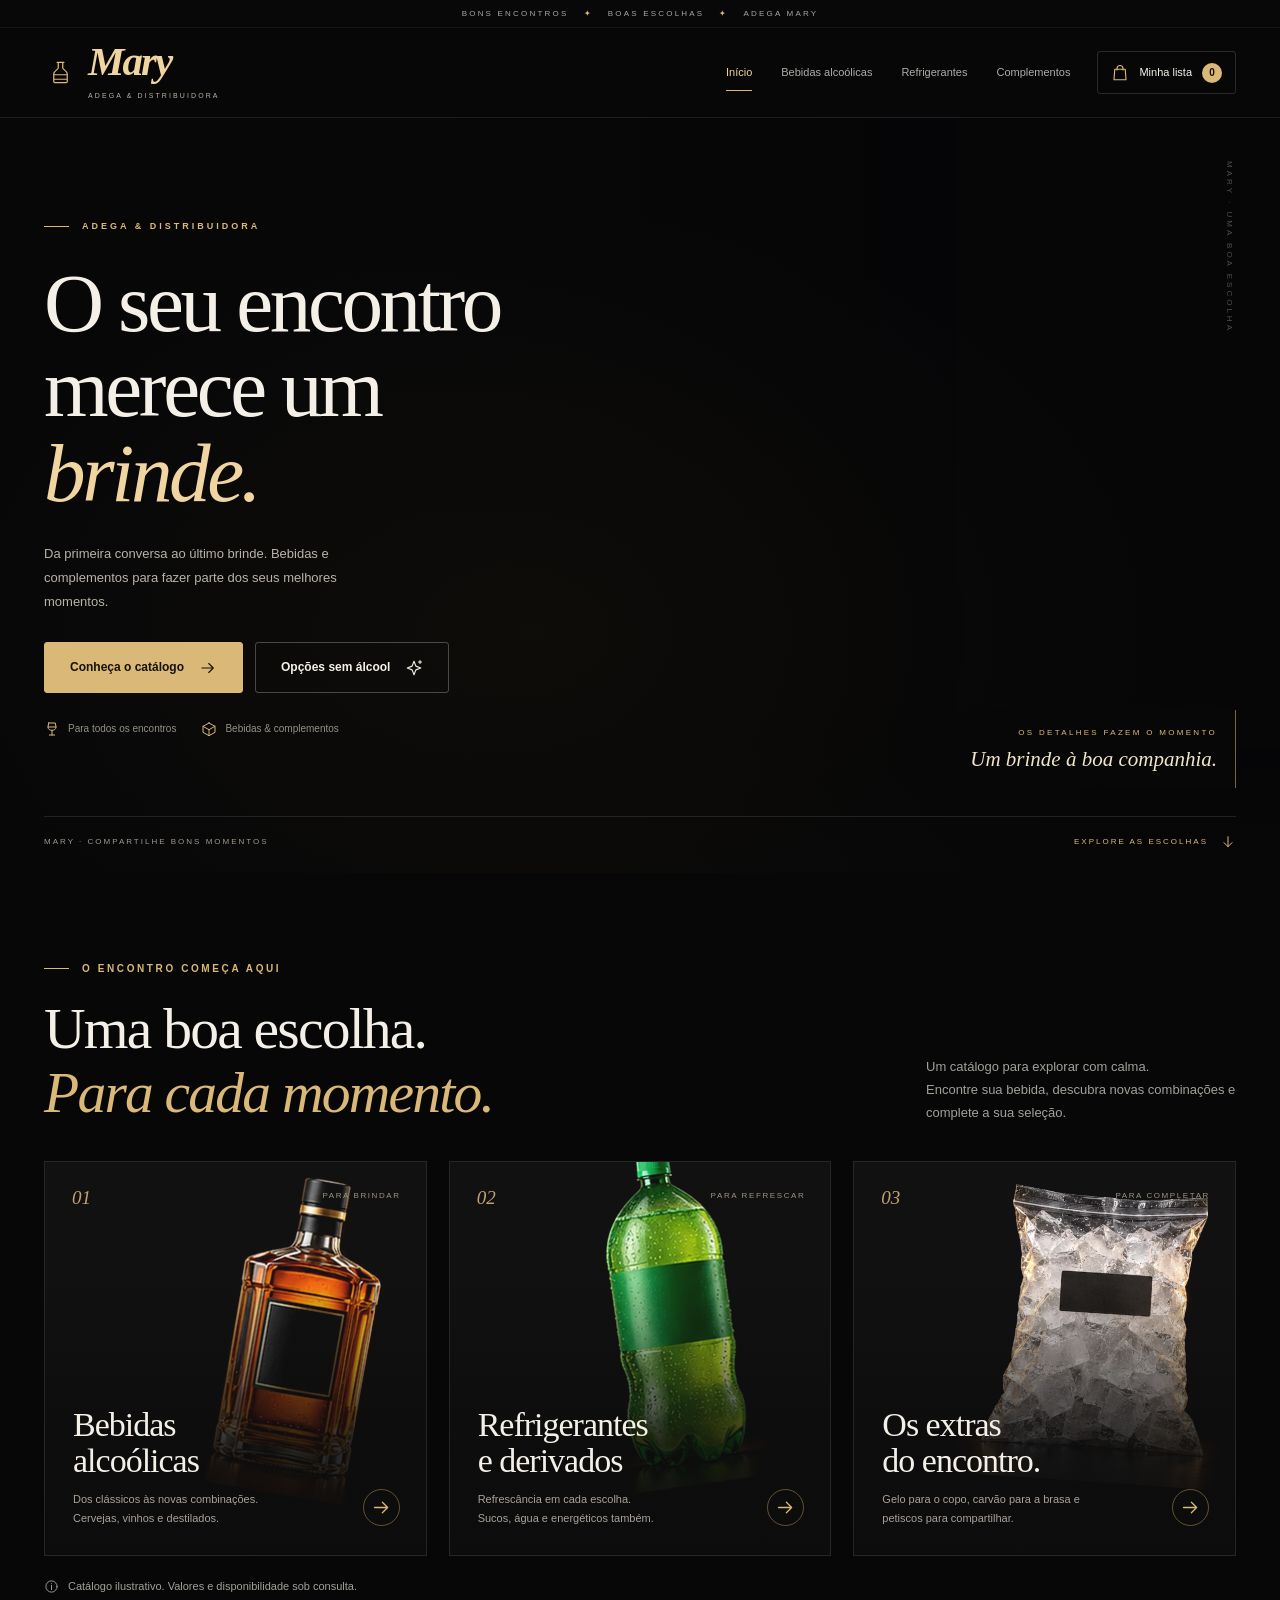
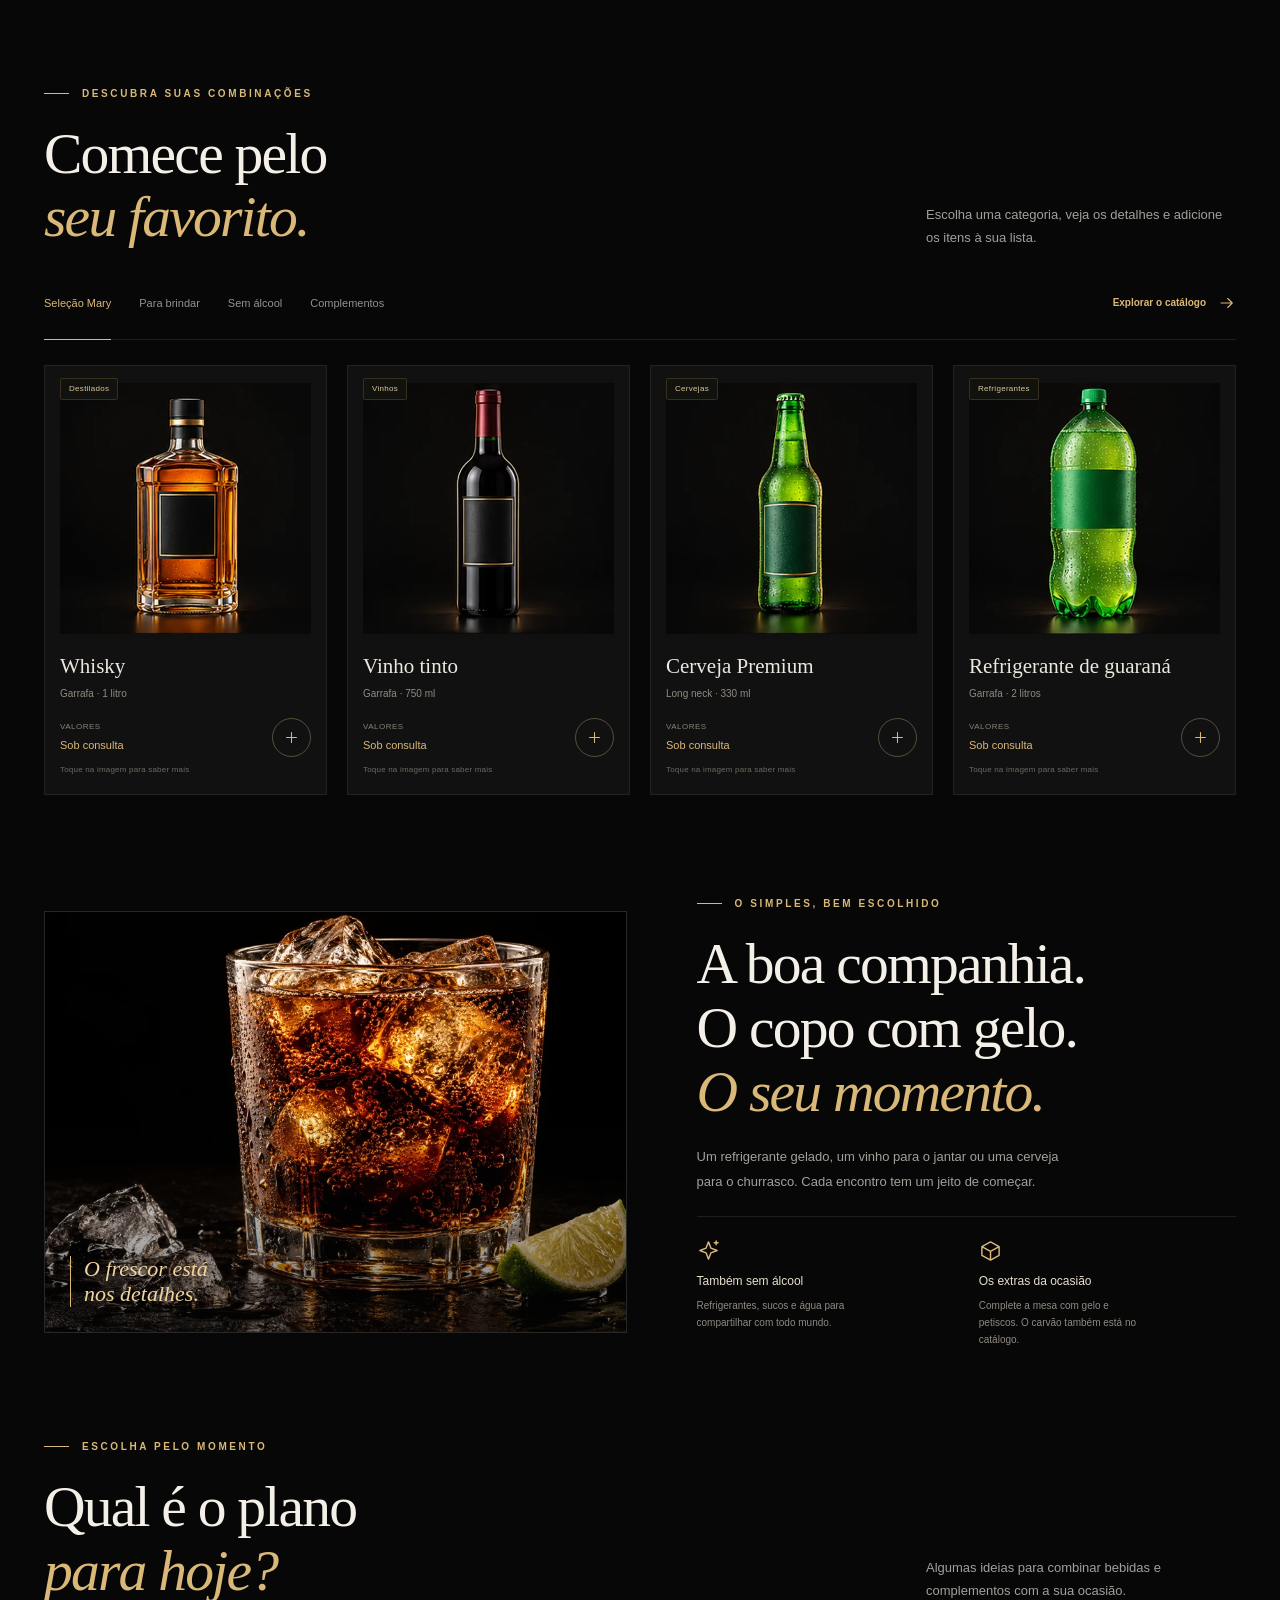
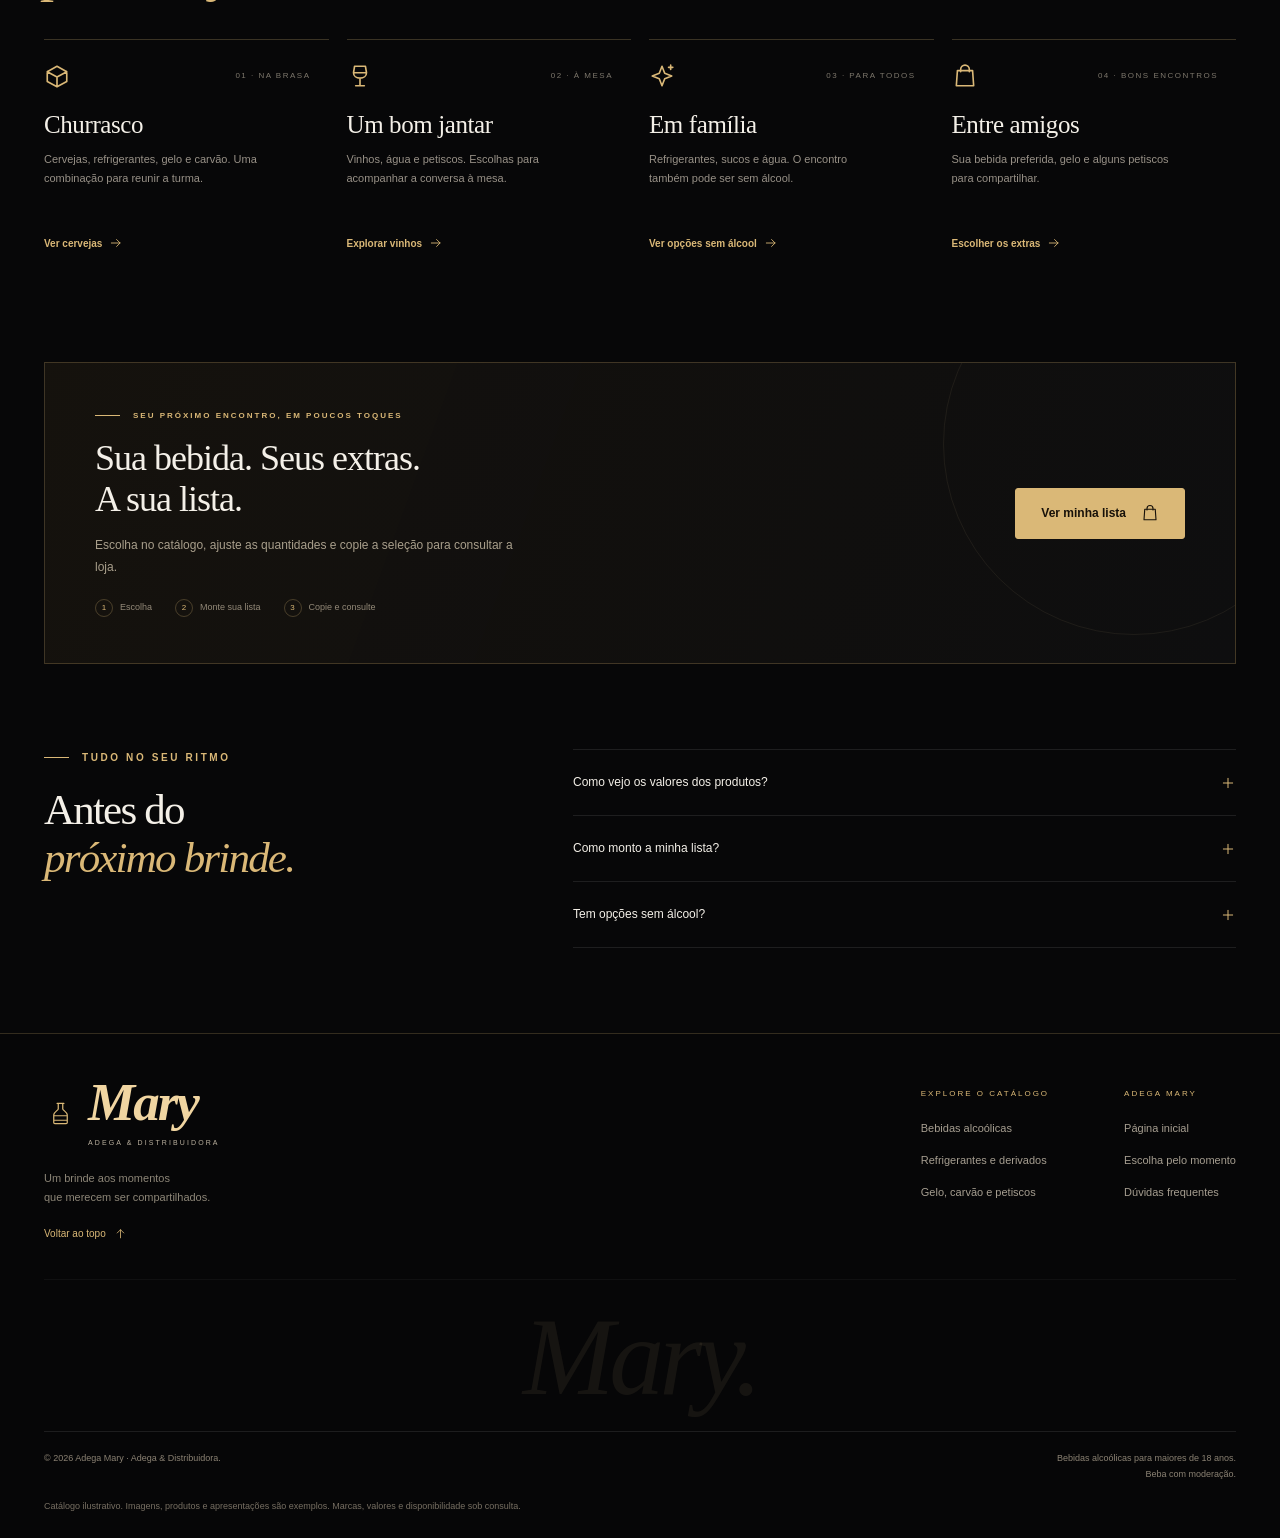
<file: docs/index.html>
<!doctype html>
<html lang="pt-BR"><head><meta charset="UTF-8"><meta name="viewport" content="width=device-width,initial-scale=1,viewport-fit=cover"><meta name="theme-color" content="#070708"><title>Adega Mary — Bebidas para bons encontros</title><meta name="description" content="Explore a Adega Mary: bebidas alcoólicas, refrigerantes, sucos e complementos. Um catálogo para escolher suas combinações e montar sua lista."><meta property="og:title" content="Adega Mary — Bebidas para bons encontros"><meta property="og:description" content="Explore a Adega Mary: bebidas alcoólicas, refrigerantes, sucos e complementos. Um catálogo para escolher suas combinações e montar sua lista."><meta property="og:type" content="website"><meta property="og:locale" content="pt_BR"><meta property="og:url" content="https://carloszw45.github.io/adega-mary/"><meta property="og:image" content="https://carloszw45.github.io/adega-mary/assets/premium-hero.webp"><link rel="canonical" href="https://carloszw45.github.io/adega-mary/"><link rel="icon" href="assets/favicon.svg?v=2" type="image/svg+xml"><link rel="stylesheet" href="assets/premium.css?v=2"><script src="assets/catalog.js?v=2" defer></script><script type="application/ld+json">{"@context": "https://schema.org", "@type": "WebSite", "name": "Adega Mary", "url": "https://carloszw45.github.io/adega-mary", "inLanguage": "pt-BR"}</script></head>
<body data-design="premium"><div id="inicio"></div><div class="gas-background" aria-hidden="true"><span class="gas-bubble" style="--x:9%;--size:9px;--speed:39s;--delay:-13s;--drift:-35px;--alpha:0.30"></span><span class="gas-bubble" style="--x:46%;--size:16px;--speed:46s;--delay:-24s;--drift:-22px;--alpha:0.37"></span><span class="gas-bubble" style="--x:83%;--size:23px;--speed:53s;--delay:-35s;--drift:-9px;--alpha:0.44"></span><span class="gas-bubble" style="--x:20%;--size:12px;--speed:60s;--delay:-46s;--drift:4px;--alpha:0.51"></span><span class="gas-bubble" style="--x:57%;--size:35px;--speed:42s;--delay:-15s;--drift:17px;--alpha:0.58"></span><span class="gas-bubble" style="--x:94%;--size:19px;--speed:49s;--delay:-19s;--drift:30px;--alpha:0.30"></span><span class="gas-bubble" style="--x:31%;--size:8px;--speed:56s;--delay:-23s;--drift:-27px;--alpha:0.37"></span><span class="gas-bubble" style="--x:68%;--size:28px;--speed:63s;--delay:-27s;--drift:-14px;--alpha:0.44"></span><span class="gas-bubble" style="--x:5%;--size:14px;--speed:45s;--delay:-11s;--drift:-1px;--alpha:0.51"></span><span class="gas-bubble" style="--x:42%;--size:42px;--speed:52s;--delay:-8s;--drift:12px;--alpha:0.58"></span><span class="gas-bubble" style="--x:79%;--size:10px;--speed:59s;--delay:-5s;--drift:25px;--alpha:0.30"></span><span class="gas-bubble" style="--x:16%;--size:21px;--speed:41s;--delay:-11s;--drift:-32px;--alpha:0.37"></span><span class="gas-bubble" style="--x:53%;--size:9px;--speed:48s;--delay:-1s;--drift:-19px;--alpha:0.44"></span><span class="gas-bubble" style="--x:90%;--size:16px;--speed:55s;--delay:-46s;--drift:-6px;--alpha:0.51"></span><span class="gas-bubble" style="--x:27%;--size:23px;--speed:62s;--delay:-43s;--drift:7px;--alpha:0.58"></span><span class="gas-bubble" style="--x:64%;--size:12px;--speed:44s;--delay:-2s;--drift:20px;--alpha:0.30"></span><span class="gas-bubble" style="--x:1%;--size:35px;--speed:51s;--delay:-36s;--drift:33px;--alpha:0.37"></span><span class="gas-bubble" style="--x:38%;--size:19px;--speed:58s;--delay:-26s;--drift:-24px;--alpha:0.44"></span><span class="gas-bubble" style="--x:75%;--size:8px;--speed:40s;--delay:-11s;--drift:-11px;--alpha:0.51"></span><span class="gas-bubble" style="--x:12%;--size:28px;--speed:47s;--delay:-34s;--drift:2px;--alpha:0.58"></span><span class="gas-bubble" style="--x:49%;--size:14px;--speed:54s;--delay:-17s;--drift:15px;--alpha:0.30"></span><span class="gas-bubble" style="--x:86%;--size:42px;--speed:61s;--delay:-61s;--drift:28px;--alpha:0.37"></span><span class="gas-bubble" style="--x:23%;--size:10px;--speed:43s;--delay:-40s;--drift:-29px;--alpha:0.44"></span><span class="gas-bubble" style="--x:60%;--size:21px;--speed:50s;--delay:-16s;--drift:-16px;--alpha:0.51"></span><span class="gas-bubble" style="--x:97%;--size:9px;--speed:57s;--delay:-49s;--drift:-3px;--alpha:0.58"></span><span class="gas-bubble" style="--x:34%;--size:16px;--speed:39s;--delay:-15s;--drift:10px;--alpha:0.30"></span><span class="gas-bubble" style="--x:71%;--size:23px;--speed:46s;--delay:-23s;--drift:23px;--alpha:0.37"></span><span class="gas-bubble" style="--x:8%;--size:12px;--speed:53s;--delay:-45s;--drift:-34px;--alpha:0.44"></span></div><a class="skip-link" href="#conteudo">Ir para o conteúdo</a>
<div class="announcement">Bons encontros <span>✦</span> Boas escolhas <span>✦</span> Adega Mary</div>
<header class="site-header"><div class="container header-inner"><a class="brand" href="index.html" aria-label="Adega Mary, página inicial"><span class="brand-mark"><svg class="icon" aria-hidden="true"><use href="assets/icons.svg#bottle"></use></svg></span><span><span class="brand-name">Mary</span><span class="brand-subtitle">Adega &amp; Distribuidora</span></span></a><nav class="desktop-nav" aria-label="Navegação principal"><a href="index.html" aria-current="page">Início</a><a href="bebidas-alcoolicas.html">Bebidas alcoólicas</a><a href="refrigerantes.html">Refrigerantes</a><a href="complementos.html">Complementos</a></nav><div class="header-actions"><button class="list-button" data-open-list type="button" aria-label="Abrir minha lista, 0 itens"><svg class="icon" aria-hidden="true"><use href="assets/icons.svg#bag"></use></svg><span>Minha lista</span><span class="list-count" data-list-count>0</span></button><button class="menu-button" type="button" data-menu-toggle aria-label="Abrir menu" aria-controls="mobile-menu" aria-expanded="false"><svg class="icon" aria-hidden="true"><use href="assets/icons.svg#menu"></use></svg></button></div></div><nav class="mobile-menu" id="mobile-menu" data-mobile-menu aria-label="Menu do celular" hidden><a href="index.html" aria-current="page">Início</a><a href="bebidas-alcoolicas.html">Bebidas alcoólicas</a><a href="refrigerantes.html">Refrigerantes</a><a href="complementos.html">Complementos</a></nav></header>
<nav class="mobile-bottom-nav" aria-label="Categorias no celular"><a href="index.html" aria-current="page"><svg class="icon" aria-hidden="true"><use href="assets/icons.svg#home"></use></svg>Início</a><a href="bebidas-alcoolicas.html"><svg class="icon" aria-hidden="true"><use href="assets/icons.svg#wine"></use></svg>Alcoólicos</a><a href="refrigerantes.html"><svg class="icon" aria-hidden="true"><use href="assets/icons.svg#sparkles"></use></svg>Refrigerantes</a><a href="complementos.html"><svg class="icon" aria-hidden="true"><use href="assets/icons.svg#ice"></use></svg>Extras</a></nav><main id="conteudo"><section class="hero" aria-labelledby="hero-title"><picture class="hero-image"><source media="(max-width:600px)" srcset="assets/premium-hero-mobile.webp"><img src="assets/premium-hero.webp" width="1536" height="1024" alt="Bebidas com iluminação dourada, gelo e limão em um bar de fundo preto" fetchpriority="high" decoding="async"></picture><div class="hero-shade" aria-hidden="true"></div><div class="gas-background hero-gas" aria-hidden="true"><span class="gas-bubble" style="--x:9%;--size:9px;--speed:39s;--delay:-13s;--drift:-35px;--alpha:0.30"></span><span class="gas-bubble" style="--x:46%;--size:16px;--speed:46s;--delay:-24s;--drift:-22px;--alpha:0.37"></span><span class="gas-bubble" style="--x:83%;--size:23px;--speed:53s;--delay:-35s;--drift:-9px;--alpha:0.44"></span><span class="gas-bubble" style="--x:20%;--size:12px;--speed:60s;--delay:-46s;--drift:4px;--alpha:0.51"></span><span class="gas-bubble" style="--x:57%;--size:35px;--speed:42s;--delay:-15s;--drift:17px;--alpha:0.58"></span><span class="gas-bubble" style="--x:94%;--size:19px;--speed:49s;--delay:-19s;--drift:30px;--alpha:0.30"></span><span class="gas-bubble" style="--x:31%;--size:8px;--speed:56s;--delay:-23s;--drift:-27px;--alpha:0.37"></span><span class="gas-bubble" style="--x:68%;--size:28px;--speed:63s;--delay:-27s;--drift:-14px;--alpha:0.44"></span><span class="gas-bubble" style="--x:5%;--size:14px;--speed:45s;--delay:-11s;--drift:-1px;--alpha:0.51"></span><span class="gas-bubble" style="--x:42%;--size:42px;--speed:52s;--delay:-8s;--drift:12px;--alpha:0.58"></span><span class="gas-bubble" style="--x:79%;--size:10px;--speed:59s;--delay:-5s;--drift:25px;--alpha:0.30"></span><span class="gas-bubble" style="--x:16%;--size:21px;--speed:41s;--delay:-11s;--drift:-32px;--alpha:0.37"></span><span class="gas-bubble" style="--x:53%;--size:9px;--speed:48s;--delay:-1s;--drift:-19px;--alpha:0.44"></span><span class="gas-bubble" style="--x:90%;--size:16px;--speed:55s;--delay:-46s;--drift:-6px;--alpha:0.51"></span></div><div class="container hero-inner"><div class="hero-copy"><p class="eyebrow">Adega &amp; Distribuidora</p><h1 id="hero-title">O seu encontro<br>merece um<br><em>brinde.</em></h1><p class="hero-description">Da primeira conversa ao último brinde. Bebidas e complementos para fazer parte dos seus melhores momentos.</p><div class="hero-actions"><a class="button" href="#categorias">Conheça o catálogo <svg class="icon" aria-hidden="true"><use href="assets/icons.svg#arrow"></use></svg></a><a class="button button-outline" href="refrigerantes.html">Opções sem álcool <svg class="icon" aria-hidden="true"><use href="assets/icons.svg#sparkles"></use></svg></a></div><div class="hero-notes"><span><svg class="icon" aria-hidden="true"><use href="assets/icons.svg#wine"></use></svg> Para todos os encontros</span><span><svg class="icon" aria-hidden="true"><use href="assets/icons.svg#ice"></use></svg> Bebidas &amp; complementos</span></div></div><div class="hero-index" aria-hidden="true">MARY · UMA BOA ESCOLHA</div><div class="hero-caption" aria-hidden="true"><span>Os detalhes fazem o momento</span><p>Um brinde à boa companhia.</p></div><div class="hero-bottom"><span>Mary · Compartilhe bons momentos</span><a href="#categorias">Explore as escolhas <svg class="icon" aria-hidden="true"><use href="assets/icons.svg#arrow-down"></use></svg></a></div></div></section>
<section class="category-section" id="categorias" aria-labelledby="category-title"><div class="container"><div class="section-top"><div><p class="eyebrow">O encontro começa aqui</p><h2 class="section-title" id="category-title">Uma boa escolha.<br><em>Para cada momento.</em></h2></div><p>Um catálogo para explorar com calma.<br>Encontre sua bebida, descubra novas combinações e complete a sua seleção.</p></div><div class="category-grid">
<a class="category-card" href="bebidas-alcoolicas.html"><span class="category-number">01</span><span class="category-mini">Para brindar</span><img class="category-product" src="assets/premium-products/whisky.webp" alt="" width="480" height="480" loading="lazy"><h3>Bebidas<br>alcoólicas</h3><p>Dos clássicos às novas combinações.<br>Cervejas, vinhos e destilados.</p><span class="category-arrow"><svg class="icon" aria-hidden="true"><use href="assets/icons.svg#arrow"></use></svg></span></a>
<a class="category-card" href="refrigerantes.html"><span class="category-number">02</span><span class="category-mini">Para refrescar</span><img class="category-product" src="assets/premium-products/guarana.webp" alt="" width="480" height="480" loading="lazy"><h3>Refrigerantes<br>e derivados</h3><p>Refrescância em cada escolha.<br>Sucos, água e energéticos também.</p><span class="category-arrow"><svg class="icon" aria-hidden="true"><use href="assets/icons.svg#arrow"></use></svg></span></a>
<a class="category-card" href="complementos.html"><span class="category-number">03</span><span class="category-mini">Para completar</span><img class="category-product" src="assets/premium-products/gelo.webp" alt="" width="480" height="480" loading="lazy"><h3>Os extras<br>do encontro.</h3><p>Gelo para o copo, carvão para a brasa e petiscos para compartilhar.</p><span class="category-arrow"><svg class="icon" aria-hidden="true"><use href="assets/icons.svg#arrow"></use></svg></span></a></div><p class="section-note"><svg class="icon" aria-hidden="true"><use href="assets/icons.svg#info"></use></svg> Catálogo ilustrativo. Valores e disponibilidade sob consulta.</p></div></section>
<section class="featured-section" id="selecao" aria-labelledby="featured-title"><div class="container"><div class="section-top"><div><p class="eyebrow">Descubra suas combinações</p><h2 class="section-title" id="featured-title">Comece pelo<br><em>seu favorito.</em></h2></div><p>Escolha uma categoria, veja os detalhes e adicione os itens à sua lista.</p></div><div class="featured-controls"><div class="featured-tabs" role="group" aria-label="Categorias da seleção"><button class="featured-tab" type="button" data-feature-filter="Seleção Mary" aria-pressed="true">Seleção Mary</button><button class="featured-tab" type="button" data-feature-filter="Para brindar" aria-pressed="false">Para brindar</button><button class="featured-tab" type="button" data-feature-filter="Sem álcool" aria-pressed="false">Sem álcool</button><button class="featured-tab" type="button" data-feature-filter="Complementos" aria-pressed="false">Complementos</button></div><a class="text-link" href="bebidas-alcoolicas.html">Explorar o catálogo <svg class="icon" aria-hidden="true"><use href="assets/icons.svg#arrow"></use></svg></a></div><div class="product-grid" data-product-grid><article class="product-card"><button class="product-photo" type="button" data-detail="whisky" aria-label="Ver detalhes de Whisky"><span class="product-tag">Destilados</span><img src="assets/premium-products/whisky.webp" alt="Imagem ilustrativa de Whisky" loading="lazy" decoding="async" width="480" height="480"></button><div class="product-details"><h3 class="product-name"><button type="button" data-detail="whisky">Whisky</button></h3><p class="product-volume">Garrafa · 1 litro</p><div class="product-card-bottom"><span class="product-price"><small>Valores</small>Sob consulta</span><button class="add-product" type="button" data-add="whisky" aria-label="Adicionar Whisky à minha lista"><svg class="icon" aria-hidden="true"><use href="assets/icons.svg#plus"></use></svg></button></div><span class="product-quick-label">Toque na imagem para saber mais</span></div></article><article class="product-card"><button class="product-photo" type="button" data-detail="vinho" aria-label="Ver detalhes de Vinho tinto"><span class="product-tag">Vinhos</span><img src="assets/premium-products/vinho.webp" alt="Imagem ilustrativa de Vinho tinto" loading="lazy" decoding="async" width="480" height="480"></button><div class="product-details"><h3 class="product-name"><button type="button" data-detail="vinho">Vinho tinto</button></h3><p class="product-volume">Garrafa · 750 ml</p><div class="product-card-bottom"><span class="product-price"><small>Valores</small>Sob consulta</span><button class="add-product" type="button" data-add="vinho" aria-label="Adicionar Vinho tinto à minha lista"><svg class="icon" aria-hidden="true"><use href="assets/icons.svg#plus"></use></svg></button></div><span class="product-quick-label">Toque na imagem para saber mais</span></div></article><article class="product-card"><button class="product-photo" type="button" data-detail="premium" aria-label="Ver detalhes de Cerveja Premium"><span class="product-tag">Cervejas</span><img src="assets/premium-products/premium.webp" alt="Imagem ilustrativa de Cerveja Premium" loading="lazy" decoding="async" width="480" height="480"></button><div class="product-details"><h3 class="product-name"><button type="button" data-detail="premium">Cerveja Premium</button></h3><p class="product-volume">Long neck · 330 ml</p><div class="product-card-bottom"><span class="product-price"><small>Valores</small>Sob consulta</span><button class="add-product" type="button" data-add="premium" aria-label="Adicionar Cerveja Premium à minha lista"><svg class="icon" aria-hidden="true"><use href="assets/icons.svg#plus"></use></svg></button></div><span class="product-quick-label">Toque na imagem para saber mais</span></div></article><article class="product-card"><button class="product-photo" type="button" data-detail="guarana" aria-label="Ver detalhes de Refrigerante de guaraná"><span class="product-tag">Refrigerantes</span><img src="assets/premium-products/guarana.webp" alt="Imagem ilustrativa de Refrigerante de guaraná" loading="lazy" decoding="async" width="480" height="480"></button><div class="product-details"><h3 class="product-name"><button type="button" data-detail="guarana">Refrigerante de guaraná</button></h3><p class="product-volume">Garrafa · 2 litros</p><div class="product-card-bottom"><span class="product-price"><small>Valores</small>Sob consulta</span><button class="add-product" type="button" data-add="guarana" aria-label="Adicionar Refrigerante de guaraná à minha lista"><svg class="icon" aria-hidden="true"><use href="assets/icons.svg#plus"></use></svg></button></div><span class="product-quick-label">Toque na imagem para saber mais</span></div></article></div></div></section>
<section class="ritual-section" aria-labelledby="ritual-title"><div class="container ritual-grid"><div class="ritual-image"><img src="assets/premium-detail.webp" alt="Copo com refrigerante, bolhas de gás, gelo e limão em um fundo preto" width="1200" height="900" loading="lazy" decoding="async"><span class="ritual-image-caption">O frescor está<br>nos detalhes.</span></div><div class="ritual-copy"><p class="eyebrow">O simples, bem escolhido</p><h2 class="section-title" id="ritual-title">A boa companhia.<br>O copo com gelo.<br><em>O seu momento.</em></h2><p>Um refrigerante gelado, um vinho para o jantar ou uma cerveja para o churrasco. Cada encontro tem um jeito de começar.</p><div class="ritual-notes"><div><svg class="icon" aria-hidden="true"><use href="assets/icons.svg#sparkles"></use></svg><h3>Também sem álcool</h3><p>Refrigerantes, sucos e água para compartilhar com todo mundo.</p></div><div><svg class="icon" aria-hidden="true"><use href="assets/icons.svg#ice"></use></svg><h3>Os extras da ocasião</h3><p>Complete a mesa com gelo e petiscos. O carvão também está no catálogo.</p></div></div></div></div></section>
<section class="occasions-section" id="momentos" aria-labelledby="occasions-title"><div class="container"><div class="section-top"><div><p class="eyebrow">Escolha pelo momento</p><h2 class="section-title" id="occasions-title">Qual é o plano<br><em>para hoje?</em></h2></div><p>Algumas ideias para combinar bebidas e complementos com a sua ocasião.</p></div><div class="occasion-grid"><article class="occasion-card"><div class="occasion-top"><svg class="icon" aria-hidden="true"><use href="assets/icons.svg#ice"></use></svg><span>01 · NA BRASA</span></div><h3>Churrasco</h3><p>Cervejas, refrigerantes, gelo e carvão. Uma combinação para reunir a turma.</p><a class="text-link" href="bebidas-alcoolicas.html?categoria=Cervejas">Ver cervejas <svg class="icon" aria-hidden="true"><use href="assets/icons.svg#arrow"></use></svg></a></article><article class="occasion-card"><div class="occasion-top"><svg class="icon" aria-hidden="true"><use href="assets/icons.svg#wine"></use></svg><span>02 · À MESA</span></div><h3>Um bom jantar</h3><p>Vinhos, água e petiscos. Escolhas para acompanhar a conversa à mesa.</p><a class="text-link" href="bebidas-alcoolicas.html?categoria=Vinhos">Explorar vinhos <svg class="icon" aria-hidden="true"><use href="assets/icons.svg#arrow"></use></svg></a></article><article class="occasion-card"><div class="occasion-top"><svg class="icon" aria-hidden="true"><use href="assets/icons.svg#sparkles"></use></svg><span>03 · PARA TODOS</span></div><h3>Em família</h3><p>Refrigerantes, sucos e água. O encontro também pode ser sem álcool.</p><a class="text-link" href="refrigerantes.html">Ver opções sem álcool <svg class="icon" aria-hidden="true"><use href="assets/icons.svg#arrow"></use></svg></a></article><article class="occasion-card"><div class="occasion-top"><svg class="icon" aria-hidden="true"><use href="assets/icons.svg#bag"></use></svg><span>04 · BONS ENCONTROS</span></div><h3>Entre amigos</h3><p>Sua bebida preferida, gelo e alguns petiscos para compartilhar.</p><a class="text-link" href="complementos.html">Escolher os extras <svg class="icon" aria-hidden="true"><use href="assets/icons.svg#arrow"></use></svg></a></article></div></div></section>
<section class="list-section" aria-labelledby="list-title"><div class="container"><div class="list-banner"><div><p class="eyebrow">Seu próximo encontro, em poucos toques</p><h2 id="list-title">Sua bebida. Seus extras.<br>A sua lista.</h2><p>Escolha no catálogo, ajuste as quantidades e copie a seleção para consultar a loja.</p><div class="list-steps"><span><b>1</b> Escolha</span><span><b>2</b> Monte sua lista</span><span><b>3</b> Copie e consulte</span></div></div><button class="button" type="button" data-open-list>Ver minha lista <svg class="icon" aria-hidden="true"><use href="assets/icons.svg#bag"></use></svg></button></div></div></section>
<section class="faq-section" id="duvidas" aria-labelledby="faq-title"><div class="container faq-grid"><div><p class="eyebrow">Tudo no seu ritmo</p><h2 class="section-title" id="faq-title">Antes do<br><em>próximo brinde.</em></h2></div><div class="faq-list"><details><summary>Como vejo os valores dos produtos? <svg class="icon" aria-hidden="true"><use href="assets/icons.svg#plus"></use></svg></summary><p>Os valores, as marcas e a disponibilidade são sob consulta. Monte uma lista com os produtos desejados e copie a seleção para conversar com a loja.</p></details><details><summary>Como monto a minha lista? <svg class="icon" aria-hidden="true"><use href="assets/icons.svg#plus"></use></svg></summary><p>Toque no botão de adicionar em cada produto. Em “Minha lista”, ajuste as quantidades ou remova itens. Depois, use “Copiar minha lista” para consultar a loja.</p></details><details><summary>Tem opções sem álcool? <svg class="icon" aria-hidden="true"><use href="assets/icons.svg#plus"></use></svg></summary><p>Sim. A página de <a href="refrigerantes.html">refrigerantes e derivados</a> reúne refrigerantes, água, sucos e energéticos. Você pode filtrar as categorias para encontrar o que procura.</p></details></div></div></section></main><footer class="site-footer"><div class="container"><div class="footer-top"><div class="footer-brand"><a class="brand" href="index.html" aria-label="Adega Mary, página inicial"><span class="brand-mark"><svg class="icon" aria-hidden="true"><use href="assets/icons.svg#bottle"></use></svg></span><span><span class="brand-name">Mary</span><span class="brand-subtitle">Adega &amp; Distribuidora</span></span></a><p>Um brinde aos momentos<br>que merecem ser compartilhados.</p><a class="back-to-top" href="#inicio">Voltar ao topo <svg class="icon" aria-hidden="true"><use href="assets/icons.svg#arrow-down"></use></svg></a></div><div class="footer-links"><div><h3>Explore o catálogo</h3><a href="bebidas-alcoolicas.html">Bebidas alcoólicas</a><a href="refrigerantes.html">Refrigerantes e derivados</a><a href="complementos.html">Gelo, carvão e petiscos</a></div><div><h3>Adega Mary</h3><a href="index.html">Página inicial</a><a href="index.html#momentos">Escolha pelo momento</a><a href="index.html#duvidas">Dúvidas frequentes</a></div></div></div><span class="footer-brand-word" aria-hidden="true">Mary.</span><div class="footer-bottom"><p>© 2026 Adega Mary · Adega &amp; Distribuidora.</p><p class="responsible-note">Bebidas alcoólicas para maiores de 18 anos.<br>Beba com moderação.</p></div><p class="disclosure">Catálogo ilustrativo. Imagens, produtos e apresentações são exemplos. Marcas, valores e disponibilidade sob consulta.</p></div></footer><div class="overlay" data-overlay hidden></div><section class="dialog" data-quickview role="dialog" aria-modal="true" aria-labelledby="quickview-title" hidden><button class="dialog-close" type="button" data-close-dialog aria-label="Fechar detalhes"><svg class="icon" aria-hidden="true"><use href="assets/icons.svg#close"></use></svg></button><div data-quick-content><h2 id="quickview-title">Detalhes do produto</h2></div></section>
<section class="selection-drawer" data-drawer role="dialog" aria-modal="true" aria-labelledby="selection-title" hidden><div class="drawer-head"><h2 id="selection-title">Minha lista</h2><button class="drawer-close" type="button" data-close-dialog aria-label="Fechar minha lista"><svg class="icon" aria-hidden="true"><use href="assets/icons.svg#close"></use></svg></button></div><div class="selection-items" data-selection-items></div><div class="drawer-bottom"><div class="drawer-total"><span>Sua seleção</span><span data-selected-total>0 itens</span></div><p>Copie sua lista e consulte os valores e a disponibilidade com a loja.</p><button class="button" type="button" data-copy-list><svg class="icon" aria-hidden="true"><use href="assets/icons.svg#copy"></use></svg> Copiar minha lista</button><div data-copy-fallback hidden><p class="copy-help">Selecione o texto abaixo para copiar a sua lista.</p><textarea class="copy-fallback" readonly aria-label="Lista de produtos para copiar"></textarea></div></div></section><div class="toast" data-toast role="status" aria-live="polite" hidden></div></body></html>
</file>
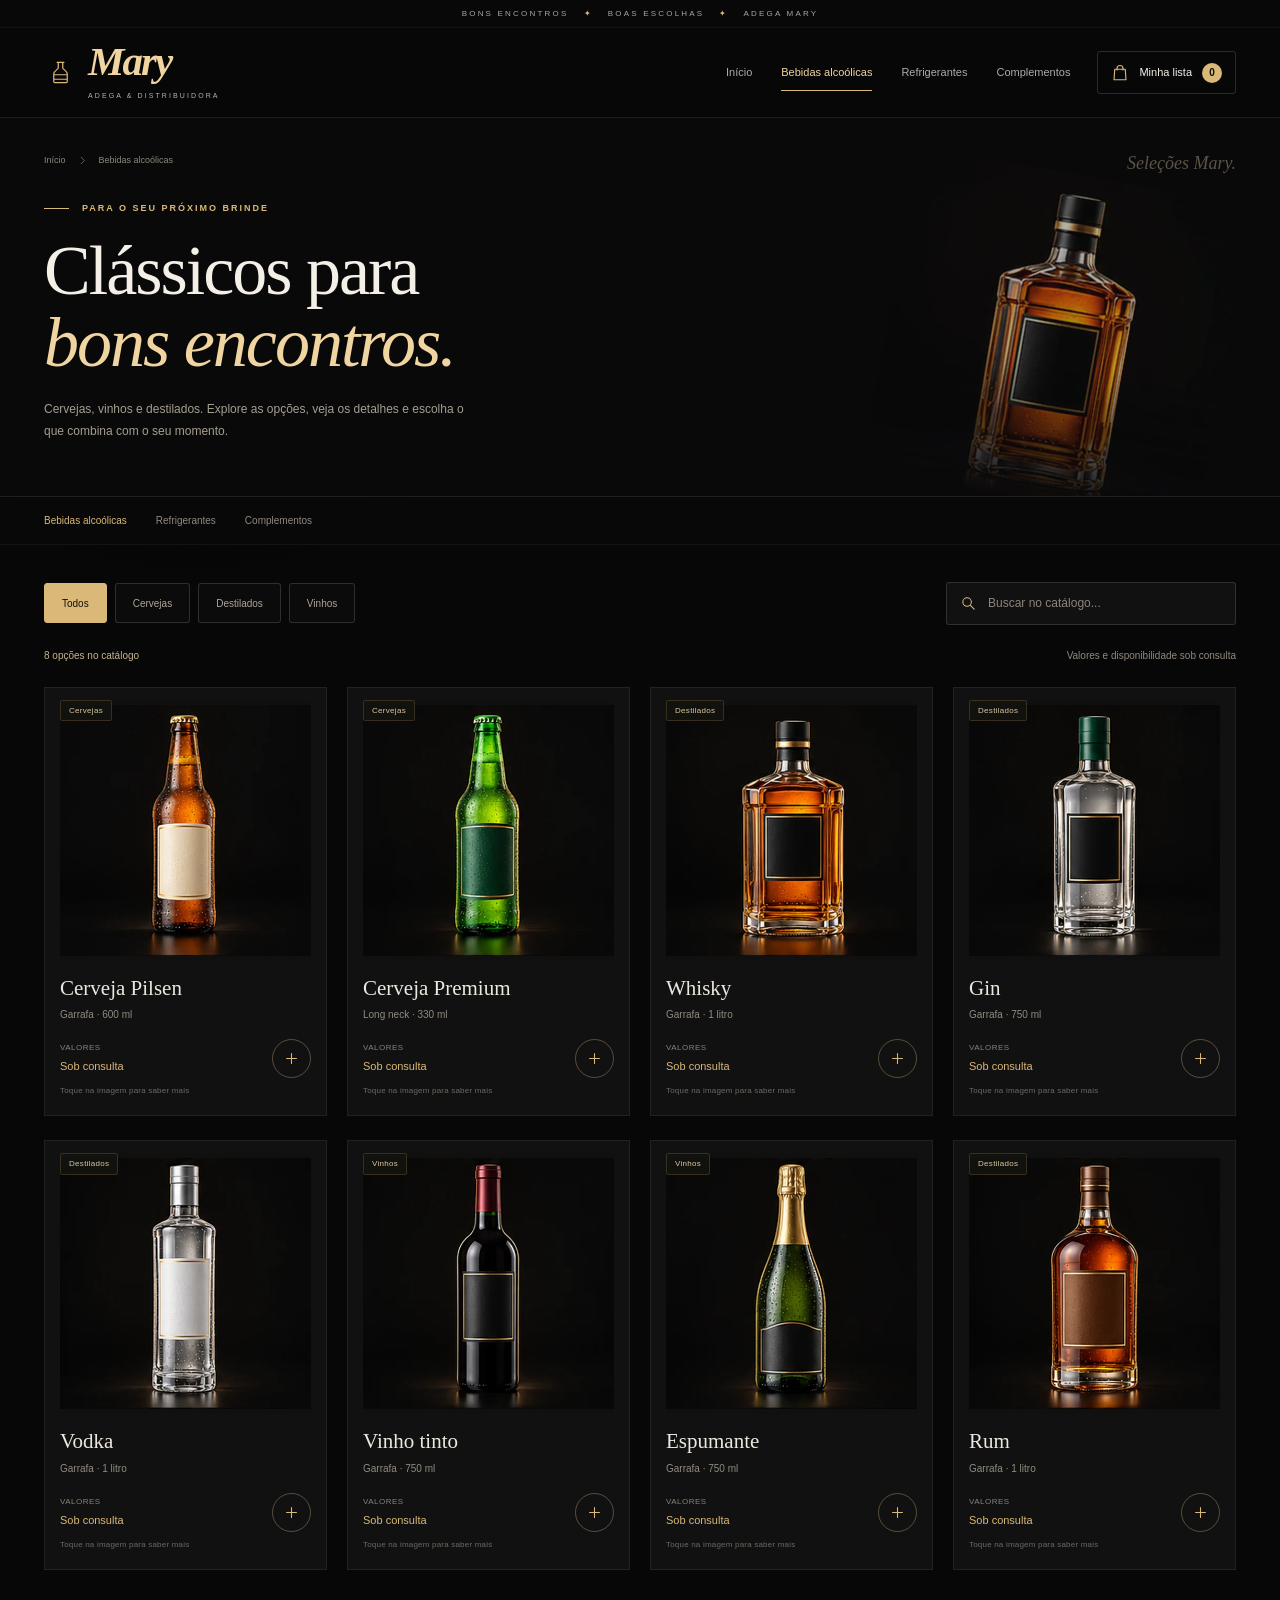
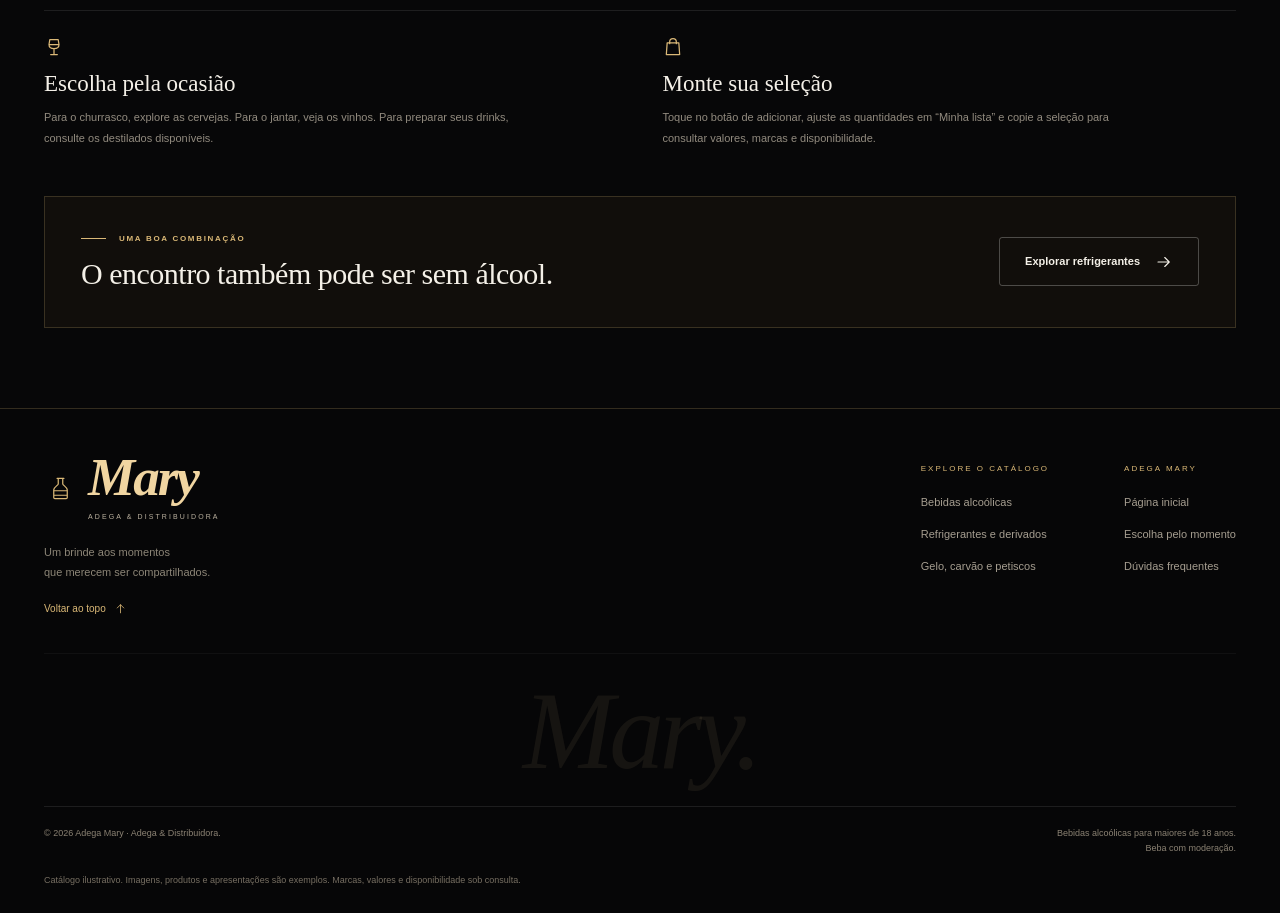
<file: docs/bebidas-alcoolicas.html>
<!doctype html>
<html lang="pt-BR"><head><meta charset="UTF-8"><meta name="viewport" content="width=device-width,initial-scale=1,viewport-fit=cover"><meta name="theme-color" content="#070708"><title>Bebidas alcoólicas — Adega Mary</title><meta name="description" content="Cervejas, vinhos e destilados. Explore as opções, veja os detalhes e escolha o que combina com o seu momento. Valores e disponibilidade sob consulta."><meta property="og:title" content="Bebidas alcoólicas — Adega Mary"><meta property="og:description" content="Cervejas, vinhos e destilados. Explore as opções, veja os detalhes e escolha o que combina com o seu momento. Valores e disponibilidade sob consulta."><meta property="og:type" content="website"><meta property="og:locale" content="pt_BR"><meta property="og:url" content="https://carloszw45.github.io/adega-mary/bebidas-alcoolicas.html"><meta property="og:image" content="https://carloszw45.github.io/adega-mary/assets/premium-hero.webp"><link rel="canonical" href="https://carloszw45.github.io/adega-mary/bebidas-alcoolicas.html"><link rel="icon" href="assets/favicon.svg?v=2" type="image/svg+xml"><link rel="stylesheet" href="assets/premium.css?v=2"><script src="assets/catalog.js?v=2" defer></script><script type="application/ld+json">{"@context": "https://schema.org", "@type": "WebSite", "name": "Adega Mary", "url": "https://carloszw45.github.io/adega-mary", "inLanguage": "pt-BR"}</script></head>
<body data-design="premium" data-catalog="alcoolicos"><div id="inicio"></div><div class="gas-background" aria-hidden="true"><span class="gas-bubble" style="--x:9%;--size:9px;--speed:39s;--delay:-13s;--drift:-35px;--alpha:0.30"></span><span class="gas-bubble" style="--x:46%;--size:16px;--speed:46s;--delay:-24s;--drift:-22px;--alpha:0.37"></span><span class="gas-bubble" style="--x:83%;--size:23px;--speed:53s;--delay:-35s;--drift:-9px;--alpha:0.44"></span><span class="gas-bubble" style="--x:20%;--size:12px;--speed:60s;--delay:-46s;--drift:4px;--alpha:0.51"></span><span class="gas-bubble" style="--x:57%;--size:35px;--speed:42s;--delay:-15s;--drift:17px;--alpha:0.58"></span><span class="gas-bubble" style="--x:94%;--size:19px;--speed:49s;--delay:-19s;--drift:30px;--alpha:0.30"></span><span class="gas-bubble" style="--x:31%;--size:8px;--speed:56s;--delay:-23s;--drift:-27px;--alpha:0.37"></span><span class="gas-bubble" style="--x:68%;--size:28px;--speed:63s;--delay:-27s;--drift:-14px;--alpha:0.44"></span><span class="gas-bubble" style="--x:5%;--size:14px;--speed:45s;--delay:-11s;--drift:-1px;--alpha:0.51"></span><span class="gas-bubble" style="--x:42%;--size:42px;--speed:52s;--delay:-8s;--drift:12px;--alpha:0.58"></span><span class="gas-bubble" style="--x:79%;--size:10px;--speed:59s;--delay:-5s;--drift:25px;--alpha:0.30"></span><span class="gas-bubble" style="--x:16%;--size:21px;--speed:41s;--delay:-11s;--drift:-32px;--alpha:0.37"></span><span class="gas-bubble" style="--x:53%;--size:9px;--speed:48s;--delay:-1s;--drift:-19px;--alpha:0.44"></span><span class="gas-bubble" style="--x:90%;--size:16px;--speed:55s;--delay:-46s;--drift:-6px;--alpha:0.51"></span><span class="gas-bubble" style="--x:27%;--size:23px;--speed:62s;--delay:-43s;--drift:7px;--alpha:0.58"></span><span class="gas-bubble" style="--x:64%;--size:12px;--speed:44s;--delay:-2s;--drift:20px;--alpha:0.30"></span><span class="gas-bubble" style="--x:1%;--size:35px;--speed:51s;--delay:-36s;--drift:33px;--alpha:0.37"></span><span class="gas-bubble" style="--x:38%;--size:19px;--speed:58s;--delay:-26s;--drift:-24px;--alpha:0.44"></span><span class="gas-bubble" style="--x:75%;--size:8px;--speed:40s;--delay:-11s;--drift:-11px;--alpha:0.51"></span><span class="gas-bubble" style="--x:12%;--size:28px;--speed:47s;--delay:-34s;--drift:2px;--alpha:0.58"></span><span class="gas-bubble" style="--x:49%;--size:14px;--speed:54s;--delay:-17s;--drift:15px;--alpha:0.30"></span><span class="gas-bubble" style="--x:86%;--size:42px;--speed:61s;--delay:-61s;--drift:28px;--alpha:0.37"></span><span class="gas-bubble" style="--x:23%;--size:10px;--speed:43s;--delay:-40s;--drift:-29px;--alpha:0.44"></span><span class="gas-bubble" style="--x:60%;--size:21px;--speed:50s;--delay:-16s;--drift:-16px;--alpha:0.51"></span><span class="gas-bubble" style="--x:97%;--size:9px;--speed:57s;--delay:-49s;--drift:-3px;--alpha:0.58"></span><span class="gas-bubble" style="--x:34%;--size:16px;--speed:39s;--delay:-15s;--drift:10px;--alpha:0.30"></span><span class="gas-bubble" style="--x:71%;--size:23px;--speed:46s;--delay:-23s;--drift:23px;--alpha:0.37"></span><span class="gas-bubble" style="--x:8%;--size:12px;--speed:53s;--delay:-45s;--drift:-34px;--alpha:0.44"></span></div><a class="skip-link" href="#conteudo">Ir para o conteúdo</a>
<div class="announcement">Bons encontros <span>✦</span> Boas escolhas <span>✦</span> Adega Mary</div>
<header class="site-header"><div class="container header-inner"><a class="brand" href="index.html" aria-label="Adega Mary, página inicial"><span class="brand-mark"><svg class="icon" aria-hidden="true"><use href="assets/icons.svg#bottle"></use></svg></span><span><span class="brand-name">Mary</span><span class="brand-subtitle">Adega &amp; Distribuidora</span></span></a><nav class="desktop-nav" aria-label="Navegação principal"><a href="index.html">Início</a><a href="bebidas-alcoolicas.html" aria-current="page">Bebidas alcoólicas</a><a href="refrigerantes.html">Refrigerantes</a><a href="complementos.html">Complementos</a></nav><div class="header-actions"><button class="list-button" data-open-list type="button" aria-label="Abrir minha lista, 0 itens"><svg class="icon" aria-hidden="true"><use href="assets/icons.svg#bag"></use></svg><span>Minha lista</span><span class="list-count" data-list-count>0</span></button><button class="menu-button" type="button" data-menu-toggle aria-label="Abrir menu" aria-controls="mobile-menu" aria-expanded="false"><svg class="icon" aria-hidden="true"><use href="assets/icons.svg#menu"></use></svg></button></div></div><nav class="mobile-menu" id="mobile-menu" data-mobile-menu aria-label="Menu do celular" hidden><a href="index.html">Início</a><a href="bebidas-alcoolicas.html" aria-current="page">Bebidas alcoólicas</a><a href="refrigerantes.html">Refrigerantes</a><a href="complementos.html">Complementos</a></nav></header>
<nav class="mobile-bottom-nav" aria-label="Categorias no celular"><a href="index.html"><svg class="icon" aria-hidden="true"><use href="assets/icons.svg#home"></use></svg>Início</a><a href="bebidas-alcoolicas.html" aria-current="page"><svg class="icon" aria-hidden="true"><use href="assets/icons.svg#wine"></use></svg>Alcoólicos</a><a href="refrigerantes.html"><svg class="icon" aria-hidden="true"><use href="assets/icons.svg#sparkles"></use></svg>Refrigerantes</a><a href="complementos.html"><svg class="icon" aria-hidden="true"><use href="assets/icons.svg#ice"></use></svg>Extras</a></nav><main id="conteudo"><section class="catalog-hero " aria-labelledby="catalog-title"><div class="container"><div class="breadcrumbs"><a href="index.html">Início</a><svg class="icon" aria-hidden="true"><use href="assets/icons.svg#chevron"></use></svg><span>Bebidas alcoólicas</span></div><span class="catalog-hero-label" aria-hidden="true">Seleções Mary.</span><div class="catalog-hero-copy"><p class="eyebrow">Para o seu próximo brinde</p><h1 id="catalog-title">Clássicos para<br><em>bons encontros.</em></h1><p class="catalog-hero-description">Cervejas, vinhos e destilados. Explore as opções, veja os detalhes e escolha o que combina com o seu momento.</p></div><img class="catalog-hero-photo" src="assets/premium-products/whisky.webp" alt="" width="480" height="480" decoding="async"></div></section><nav class="catalog-subnav" aria-label="Outros catálogos"><div class="container"><a href="bebidas-alcoolicas.html" aria-current="page">Bebidas alcoólicas</a><a href="refrigerantes.html">Refrigerantes</a><a href="complementos.html">Complementos</a></div></nav>
<section class="catalog-main" aria-label="Catálogo de Bebidas alcoólicas"><div class="container"><div class="catalog-controls"><div class="filter-chips" role="group" aria-label="Filtrar categorias"><button class="chip" type="button" data-filter="Todos" aria-pressed="true">Todos</button><button class="chip" type="button" data-filter="Cervejas" aria-pressed="false">Cervejas</button><button class="chip" type="button" data-filter="Destilados" aria-pressed="false">Destilados</button><button class="chip" type="button" data-filter="Vinhos" aria-pressed="false">Vinhos</button></div><label class="search-box"><svg class="icon" aria-hidden="true"><use href="assets/icons.svg#search"></use></svg><input type="search" data-search placeholder="Buscar no catálogo..." aria-label="Buscar produtos em Bebidas alcoólicas" autocomplete="off"></label></div><div class="catalog-results-meta"><span data-results-count role="status" aria-live="polite">8 opções no catálogo</span><span>Valores e disponibilidade sob consulta</span></div><div class="product-grid" data-product-grid><article class="product-card"><button class="product-photo" type="button" data-detail="pilsen" aria-label="Ver detalhes de Cerveja Pilsen"><span class="product-tag">Cervejas</span><img src="assets/premium-products/pilsen.webp" alt="Imagem ilustrativa de Cerveja Pilsen" loading="lazy" decoding="async" width="480" height="480"></button><div class="product-details"><h3 class="product-name"><button type="button" data-detail="pilsen">Cerveja Pilsen</button></h3><p class="product-volume">Garrafa · 600 ml</p><div class="product-card-bottom"><span class="product-price"><small>Valores</small>Sob consulta</span><button class="add-product" type="button" data-add="pilsen" aria-label="Adicionar Cerveja Pilsen à minha lista"><svg class="icon" aria-hidden="true"><use href="assets/icons.svg#plus"></use></svg></button></div><span class="product-quick-label">Toque na imagem para saber mais</span></div></article><article class="product-card"><button class="product-photo" type="button" data-detail="premium" aria-label="Ver detalhes de Cerveja Premium"><span class="product-tag">Cervejas</span><img src="assets/premium-products/premium.webp" alt="Imagem ilustrativa de Cerveja Premium" loading="lazy" decoding="async" width="480" height="480"></button><div class="product-details"><h3 class="product-name"><button type="button" data-detail="premium">Cerveja Premium</button></h3><p class="product-volume">Long neck · 330 ml</p><div class="product-card-bottom"><span class="product-price"><small>Valores</small>Sob consulta</span><button class="add-product" type="button" data-add="premium" aria-label="Adicionar Cerveja Premium à minha lista"><svg class="icon" aria-hidden="true"><use href="assets/icons.svg#plus"></use></svg></button></div><span class="product-quick-label">Toque na imagem para saber mais</span></div></article><article class="product-card"><button class="product-photo" type="button" data-detail="whisky" aria-label="Ver detalhes de Whisky"><span class="product-tag">Destilados</span><img src="assets/premium-products/whisky.webp" alt="Imagem ilustrativa de Whisky" loading="lazy" decoding="async" width="480" height="480"></button><div class="product-details"><h3 class="product-name"><button type="button" data-detail="whisky">Whisky</button></h3><p class="product-volume">Garrafa · 1 litro</p><div class="product-card-bottom"><span class="product-price"><small>Valores</small>Sob consulta</span><button class="add-product" type="button" data-add="whisky" aria-label="Adicionar Whisky à minha lista"><svg class="icon" aria-hidden="true"><use href="assets/icons.svg#plus"></use></svg></button></div><span class="product-quick-label">Toque na imagem para saber mais</span></div></article><article class="product-card"><button class="product-photo" type="button" data-detail="gin" aria-label="Ver detalhes de Gin"><span class="product-tag">Destilados</span><img src="assets/premium-products/gin.webp" alt="Imagem ilustrativa de Gin" loading="lazy" decoding="async" width="480" height="480"></button><div class="product-details"><h3 class="product-name"><button type="button" data-detail="gin">Gin</button></h3><p class="product-volume">Garrafa · 750 ml</p><div class="product-card-bottom"><span class="product-price"><small>Valores</small>Sob consulta</span><button class="add-product" type="button" data-add="gin" aria-label="Adicionar Gin à minha lista"><svg class="icon" aria-hidden="true"><use href="assets/icons.svg#plus"></use></svg></button></div><span class="product-quick-label">Toque na imagem para saber mais</span></div></article><article class="product-card"><button class="product-photo" type="button" data-detail="vodka" aria-label="Ver detalhes de Vodka"><span class="product-tag">Destilados</span><img src="assets/premium-products/vodka.webp" alt="Imagem ilustrativa de Vodka" loading="lazy" decoding="async" width="480" height="480"></button><div class="product-details"><h3 class="product-name"><button type="button" data-detail="vodka">Vodka</button></h3><p class="product-volume">Garrafa · 1 litro</p><div class="product-card-bottom"><span class="product-price"><small>Valores</small>Sob consulta</span><button class="add-product" type="button" data-add="vodka" aria-label="Adicionar Vodka à minha lista"><svg class="icon" aria-hidden="true"><use href="assets/icons.svg#plus"></use></svg></button></div><span class="product-quick-label">Toque na imagem para saber mais</span></div></article><article class="product-card"><button class="product-photo" type="button" data-detail="vinho" aria-label="Ver detalhes de Vinho tinto"><span class="product-tag">Vinhos</span><img src="assets/premium-products/vinho.webp" alt="Imagem ilustrativa de Vinho tinto" loading="lazy" decoding="async" width="480" height="480"></button><div class="product-details"><h3 class="product-name"><button type="button" data-detail="vinho">Vinho tinto</button></h3><p class="product-volume">Garrafa · 750 ml</p><div class="product-card-bottom"><span class="product-price"><small>Valores</small>Sob consulta</span><button class="add-product" type="button" data-add="vinho" aria-label="Adicionar Vinho tinto à minha lista"><svg class="icon" aria-hidden="true"><use href="assets/icons.svg#plus"></use></svg></button></div><span class="product-quick-label">Toque na imagem para saber mais</span></div></article><article class="product-card"><button class="product-photo" type="button" data-detail="espumante" aria-label="Ver detalhes de Espumante"><span class="product-tag">Vinhos</span><img src="assets/premium-products/espumante.webp" alt="Imagem ilustrativa de Espumante" loading="lazy" decoding="async" width="480" height="480"></button><div class="product-details"><h3 class="product-name"><button type="button" data-detail="espumante">Espumante</button></h3><p class="product-volume">Garrafa · 750 ml</p><div class="product-card-bottom"><span class="product-price"><small>Valores</small>Sob consulta</span><button class="add-product" type="button" data-add="espumante" aria-label="Adicionar Espumante à minha lista"><svg class="icon" aria-hidden="true"><use href="assets/icons.svg#plus"></use></svg></button></div><span class="product-quick-label">Toque na imagem para saber mais</span></div></article><article class="product-card"><button class="product-photo" type="button" data-detail="rum" aria-label="Ver detalhes de Rum"><span class="product-tag">Destilados</span><img src="assets/premium-products/rum.webp" alt="Imagem ilustrativa de Rum" loading="lazy" decoding="async" width="480" height="480"></button><div class="product-details"><h3 class="product-name"><button type="button" data-detail="rum">Rum</button></h3><p class="product-volume">Garrafa · 1 litro</p><div class="product-card-bottom"><span class="product-price"><small>Valores</small>Sob consulta</span><button class="add-product" type="button" data-add="rum" aria-label="Adicionar Rum à minha lista"><svg class="icon" aria-hidden="true"><use href="assets/icons.svg#plus"></use></svg></button></div><span class="product-quick-label">Toque na imagem para saber mais</span></div></article></div><div class="empty-state" data-empty hidden><svg class="icon" aria-hidden="true"><use href="assets/icons.svg#search"></use></svg><h2>Não encontramos essa escolha.</h2><p>Tente outro nome ou explore uma categoria diferente.</p><button class="button button-outline" type="button" data-reset-filters>Limpar busca e filtros</button></div><div class="catalog-guide"><div><svg class="icon" aria-hidden="true"><use href="assets/icons.svg#wine"></use></svg><h3>Escolha pela ocasião</h3><p>Para o churrasco, explore as cervejas. Para o jantar, veja os vinhos. Para preparar seus drinks, consulte os destilados disponíveis.</p></div><div><svg class="icon" aria-hidden="true"><use href="assets/icons.svg#bag"></use></svg><h3>Monte sua seleção</h3><p>Toque no botão de adicionar, ajuste as quantidades em “Minha lista” e copie a seleção para consultar valores, marcas e disponibilidade.</p></div></div><div class="catalog-crosslink"><div><p class="eyebrow">Uma boa combinação</p><h2>O encontro também pode ser sem álcool.</h2></div><a class="button button-outline" href="refrigerantes.html">Explorar refrigerantes <svg class="icon" aria-hidden="true"><use href="assets/icons.svg#arrow"></use></svg></a></div></div></section></main><footer class="site-footer"><div class="container"><div class="footer-top"><div class="footer-brand"><a class="brand" href="index.html" aria-label="Adega Mary, página inicial"><span class="brand-mark"><svg class="icon" aria-hidden="true"><use href="assets/icons.svg#bottle"></use></svg></span><span><span class="brand-name">Mary</span><span class="brand-subtitle">Adega &amp; Distribuidora</span></span></a><p>Um brinde aos momentos<br>que merecem ser compartilhados.</p><a class="back-to-top" href="#inicio">Voltar ao topo <svg class="icon" aria-hidden="true"><use href="assets/icons.svg#arrow-down"></use></svg></a></div><div class="footer-links"><div><h3>Explore o catálogo</h3><a href="bebidas-alcoolicas.html">Bebidas alcoólicas</a><a href="refrigerantes.html">Refrigerantes e derivados</a><a href="complementos.html">Gelo, carvão e petiscos</a></div><div><h3>Adega Mary</h3><a href="index.html">Página inicial</a><a href="index.html#momentos">Escolha pelo momento</a><a href="index.html#duvidas">Dúvidas frequentes</a></div></div></div><span class="footer-brand-word" aria-hidden="true">Mary.</span><div class="footer-bottom"><p>© 2026 Adega Mary · Adega &amp; Distribuidora.</p><p class="responsible-note">Bebidas alcoólicas para maiores de 18 anos.<br>Beba com moderação.</p></div><p class="disclosure">Catálogo ilustrativo. Imagens, produtos e apresentações são exemplos. Marcas, valores e disponibilidade sob consulta.</p></div></footer><div class="overlay" data-overlay hidden></div><section class="dialog" data-quickview role="dialog" aria-modal="true" aria-labelledby="quickview-title" hidden><button class="dialog-close" type="button" data-close-dialog aria-label="Fechar detalhes"><svg class="icon" aria-hidden="true"><use href="assets/icons.svg#close"></use></svg></button><div data-quick-content><h2 id="quickview-title">Detalhes do produto</h2></div></section>
<section class="selection-drawer" data-drawer role="dialog" aria-modal="true" aria-labelledby="selection-title" hidden><div class="drawer-head"><h2 id="selection-title">Minha lista</h2><button class="drawer-close" type="button" data-close-dialog aria-label="Fechar minha lista"><svg class="icon" aria-hidden="true"><use href="assets/icons.svg#close"></use></svg></button></div><div class="selection-items" data-selection-items></div><div class="drawer-bottom"><div class="drawer-total"><span>Sua seleção</span><span data-selected-total>0 itens</span></div><p>Copie sua lista e consulte os valores e a disponibilidade com a loja.</p><button class="button" type="button" data-copy-list><svg class="icon" aria-hidden="true"><use href="assets/icons.svg#copy"></use></svg> Copiar minha lista</button><div data-copy-fallback hidden><p class="copy-help">Selecione o texto abaixo para copiar a sua lista.</p><textarea class="copy-fallback" readonly aria-label="Lista de produtos para copiar"></textarea></div></div></section><div class="toast" data-toast role="status" aria-live="polite" hidden></div></body></html>
</file>
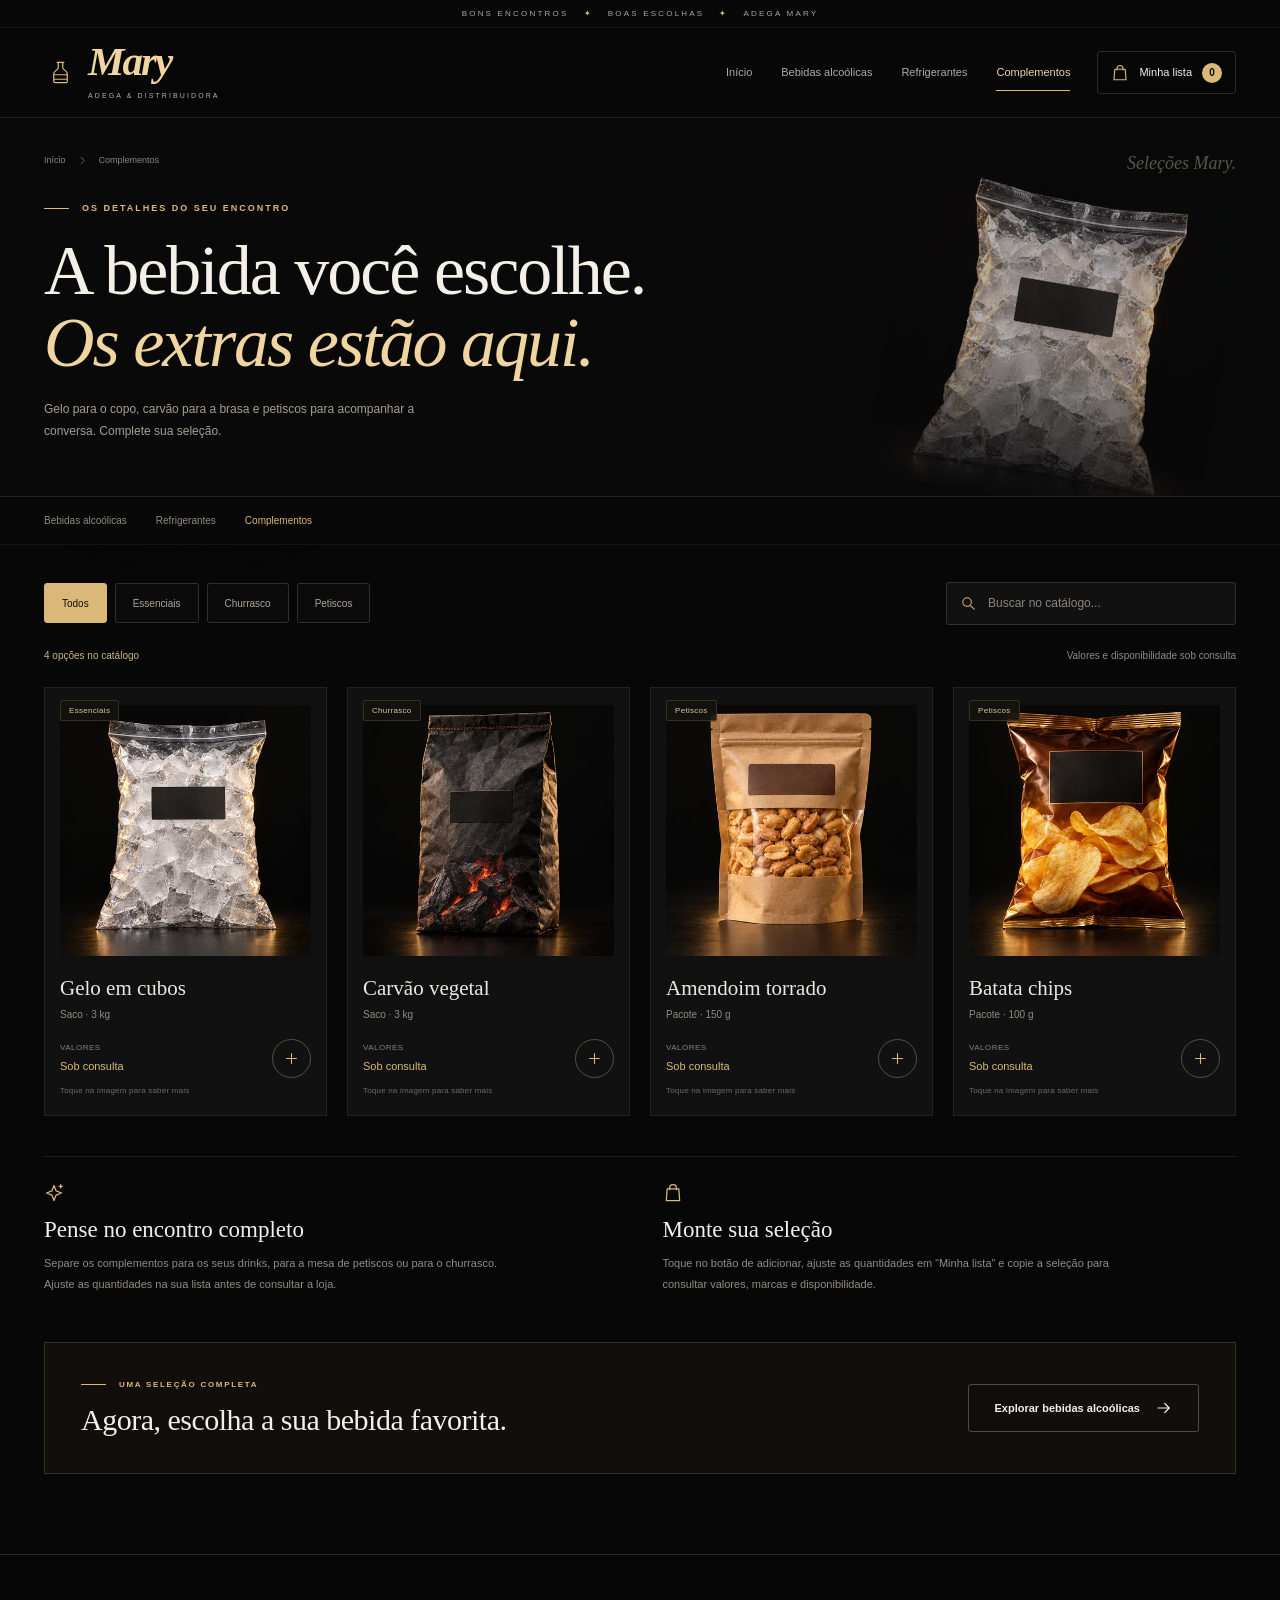
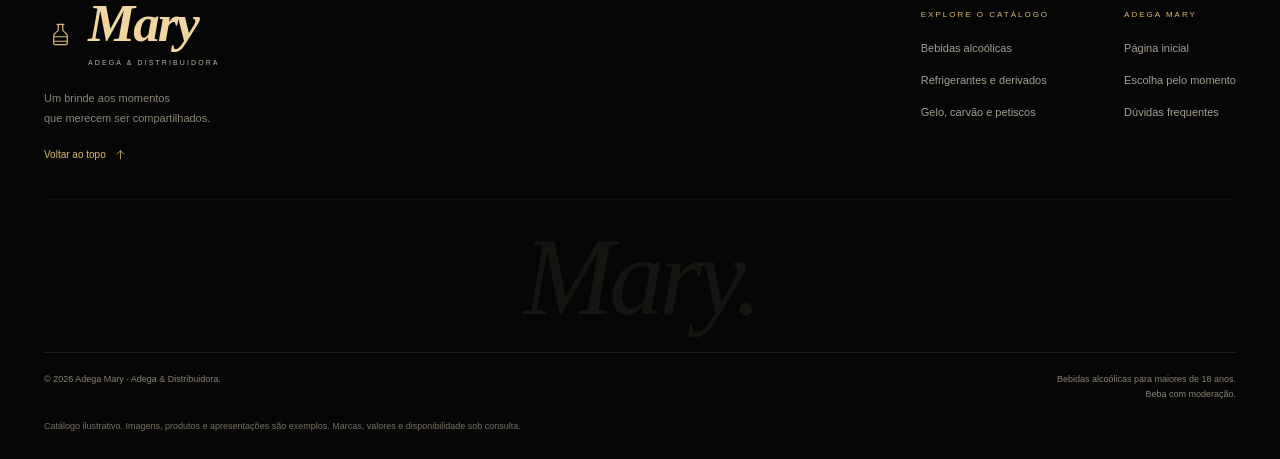
<file: docs/complementos.html>
<!doctype html>
<html lang="pt-BR"><head><meta charset="UTF-8"><meta name="viewport" content="width=device-width,initial-scale=1,viewport-fit=cover"><meta name="theme-color" content="#070708"><title>Gelo, carvão e petiscos — Adega Mary</title><meta name="description" content="Gelo para o copo, carvão para a brasa e petiscos para acompanhar a conversa. Complete sua seleção. Valores e disponibilidade sob consulta."><meta property="og:title" content="Gelo, carvão e petiscos — Adega Mary"><meta property="og:description" content="Gelo para o copo, carvão para a brasa e petiscos para acompanhar a conversa. Complete sua seleção. Valores e disponibilidade sob consulta."><meta property="og:type" content="website"><meta property="og:locale" content="pt_BR"><meta property="og:url" content="https://carloszw45.github.io/adega-mary/complementos.html"><meta property="og:image" content="https://carloszw45.github.io/adega-mary/assets/premium-hero.webp"><link rel="canonical" href="https://carloszw45.github.io/adega-mary/complementos.html"><link rel="icon" href="assets/favicon.svg?v=2" type="image/svg+xml"><link rel="stylesheet" href="assets/premium.css?v=2"><script src="assets/catalog.js?v=2" defer></script><script type="application/ld+json">{"@context": "https://schema.org", "@type": "WebSite", "name": "Adega Mary", "url": "https://carloszw45.github.io/adega-mary", "inLanguage": "pt-BR"}</script></head>
<body data-design="premium" data-catalog="complementos"><div id="inicio"></div><div class="gas-background" aria-hidden="true"><span class="gas-bubble" style="--x:9%;--size:9px;--speed:39s;--delay:-13s;--drift:-35px;--alpha:0.30"></span><span class="gas-bubble" style="--x:46%;--size:16px;--speed:46s;--delay:-24s;--drift:-22px;--alpha:0.37"></span><span class="gas-bubble" style="--x:83%;--size:23px;--speed:53s;--delay:-35s;--drift:-9px;--alpha:0.44"></span><span class="gas-bubble" style="--x:20%;--size:12px;--speed:60s;--delay:-46s;--drift:4px;--alpha:0.51"></span><span class="gas-bubble" style="--x:57%;--size:35px;--speed:42s;--delay:-15s;--drift:17px;--alpha:0.58"></span><span class="gas-bubble" style="--x:94%;--size:19px;--speed:49s;--delay:-19s;--drift:30px;--alpha:0.30"></span><span class="gas-bubble" style="--x:31%;--size:8px;--speed:56s;--delay:-23s;--drift:-27px;--alpha:0.37"></span><span class="gas-bubble" style="--x:68%;--size:28px;--speed:63s;--delay:-27s;--drift:-14px;--alpha:0.44"></span><span class="gas-bubble" style="--x:5%;--size:14px;--speed:45s;--delay:-11s;--drift:-1px;--alpha:0.51"></span><span class="gas-bubble" style="--x:42%;--size:42px;--speed:52s;--delay:-8s;--drift:12px;--alpha:0.58"></span><span class="gas-bubble" style="--x:79%;--size:10px;--speed:59s;--delay:-5s;--drift:25px;--alpha:0.30"></span><span class="gas-bubble" style="--x:16%;--size:21px;--speed:41s;--delay:-11s;--drift:-32px;--alpha:0.37"></span><span class="gas-bubble" style="--x:53%;--size:9px;--speed:48s;--delay:-1s;--drift:-19px;--alpha:0.44"></span><span class="gas-bubble" style="--x:90%;--size:16px;--speed:55s;--delay:-46s;--drift:-6px;--alpha:0.51"></span><span class="gas-bubble" style="--x:27%;--size:23px;--speed:62s;--delay:-43s;--drift:7px;--alpha:0.58"></span><span class="gas-bubble" style="--x:64%;--size:12px;--speed:44s;--delay:-2s;--drift:20px;--alpha:0.30"></span><span class="gas-bubble" style="--x:1%;--size:35px;--speed:51s;--delay:-36s;--drift:33px;--alpha:0.37"></span><span class="gas-bubble" style="--x:38%;--size:19px;--speed:58s;--delay:-26s;--drift:-24px;--alpha:0.44"></span><span class="gas-bubble" style="--x:75%;--size:8px;--speed:40s;--delay:-11s;--drift:-11px;--alpha:0.51"></span><span class="gas-bubble" style="--x:12%;--size:28px;--speed:47s;--delay:-34s;--drift:2px;--alpha:0.58"></span><span class="gas-bubble" style="--x:49%;--size:14px;--speed:54s;--delay:-17s;--drift:15px;--alpha:0.30"></span><span class="gas-bubble" style="--x:86%;--size:42px;--speed:61s;--delay:-61s;--drift:28px;--alpha:0.37"></span><span class="gas-bubble" style="--x:23%;--size:10px;--speed:43s;--delay:-40s;--drift:-29px;--alpha:0.44"></span><span class="gas-bubble" style="--x:60%;--size:21px;--speed:50s;--delay:-16s;--drift:-16px;--alpha:0.51"></span><span class="gas-bubble" style="--x:97%;--size:9px;--speed:57s;--delay:-49s;--drift:-3px;--alpha:0.58"></span><span class="gas-bubble" style="--x:34%;--size:16px;--speed:39s;--delay:-15s;--drift:10px;--alpha:0.30"></span><span class="gas-bubble" style="--x:71%;--size:23px;--speed:46s;--delay:-23s;--drift:23px;--alpha:0.37"></span><span class="gas-bubble" style="--x:8%;--size:12px;--speed:53s;--delay:-45s;--drift:-34px;--alpha:0.44"></span></div><a class="skip-link" href="#conteudo">Ir para o conteúdo</a>
<div class="announcement">Bons encontros <span>✦</span> Boas escolhas <span>✦</span> Adega Mary</div>
<header class="site-header"><div class="container header-inner"><a class="brand" href="index.html" aria-label="Adega Mary, página inicial"><span class="brand-mark"><svg class="icon" aria-hidden="true"><use href="assets/icons.svg#bottle"></use></svg></span><span><span class="brand-name">Mary</span><span class="brand-subtitle">Adega &amp; Distribuidora</span></span></a><nav class="desktop-nav" aria-label="Navegação principal"><a href="index.html">Início</a><a href="bebidas-alcoolicas.html">Bebidas alcoólicas</a><a href="refrigerantes.html">Refrigerantes</a><a href="complementos.html" aria-current="page">Complementos</a></nav><div class="header-actions"><button class="list-button" data-open-list type="button" aria-label="Abrir minha lista, 0 itens"><svg class="icon" aria-hidden="true"><use href="assets/icons.svg#bag"></use></svg><span>Minha lista</span><span class="list-count" data-list-count>0</span></button><button class="menu-button" type="button" data-menu-toggle aria-label="Abrir menu" aria-controls="mobile-menu" aria-expanded="false"><svg class="icon" aria-hidden="true"><use href="assets/icons.svg#menu"></use></svg></button></div></div><nav class="mobile-menu" id="mobile-menu" data-mobile-menu aria-label="Menu do celular" hidden><a href="index.html">Início</a><a href="bebidas-alcoolicas.html">Bebidas alcoólicas</a><a href="refrigerantes.html">Refrigerantes</a><a href="complementos.html" aria-current="page">Complementos</a></nav></header>
<nav class="mobile-bottom-nav" aria-label="Categorias no celular"><a href="index.html"><svg class="icon" aria-hidden="true"><use href="assets/icons.svg#home"></use></svg>Início</a><a href="bebidas-alcoolicas.html"><svg class="icon" aria-hidden="true"><use href="assets/icons.svg#wine"></use></svg>Alcoólicos</a><a href="refrigerantes.html"><svg class="icon" aria-hidden="true"><use href="assets/icons.svg#sparkles"></use></svg>Refrigerantes</a><a href="complementos.html" aria-current="page"><svg class="icon" aria-hidden="true"><use href="assets/icons.svg#ice"></use></svg>Extras</a></nav><main id="conteudo"><section class="catalog-hero " aria-labelledby="catalog-title"><div class="container"><div class="breadcrumbs"><a href="index.html">Início</a><svg class="icon" aria-hidden="true"><use href="assets/icons.svg#chevron"></use></svg><span>Complementos</span></div><span class="catalog-hero-label" aria-hidden="true">Seleções Mary.</span><div class="catalog-hero-copy"><p class="eyebrow">Os detalhes do seu encontro</p><h1 id="catalog-title">A bebida você escolhe.<br><em>Os extras estão aqui.</em></h1><p class="catalog-hero-description">Gelo para o copo, carvão para a brasa e petiscos para acompanhar a conversa. Complete sua seleção.</p></div><img class="catalog-hero-photo" src="assets/premium-products/gelo.webp" alt="" width="480" height="480" decoding="async"></div></section><nav class="catalog-subnav" aria-label="Outros catálogos"><div class="container"><a href="bebidas-alcoolicas.html">Bebidas alcoólicas</a><a href="refrigerantes.html">Refrigerantes</a><a href="complementos.html" aria-current="page">Complementos</a></div></nav>
<section class="catalog-main" aria-label="Catálogo de Complementos"><div class="container"><div class="catalog-controls"><div class="filter-chips" role="group" aria-label="Filtrar categorias"><button class="chip" type="button" data-filter="Todos" aria-pressed="true">Todos</button><button class="chip" type="button" data-filter="Essenciais" aria-pressed="false">Essenciais</button><button class="chip" type="button" data-filter="Churrasco" aria-pressed="false">Churrasco</button><button class="chip" type="button" data-filter="Petiscos" aria-pressed="false">Petiscos</button></div><label class="search-box"><svg class="icon" aria-hidden="true"><use href="assets/icons.svg#search"></use></svg><input type="search" data-search placeholder="Buscar no catálogo..." aria-label="Buscar produtos em Complementos" autocomplete="off"></label></div><div class="catalog-results-meta"><span data-results-count role="status" aria-live="polite">4 opções no catálogo</span><span>Valores e disponibilidade sob consulta</span></div><div class="product-grid" data-product-grid><article class="product-card"><button class="product-photo" type="button" data-detail="gelo" aria-label="Ver detalhes de Gelo em cubos"><span class="product-tag">Essenciais</span><img src="assets/premium-products/gelo.webp" alt="Imagem ilustrativa de Gelo em cubos" loading="lazy" decoding="async" width="480" height="480"></button><div class="product-details"><h3 class="product-name"><button type="button" data-detail="gelo">Gelo em cubos</button></h3><p class="product-volume">Saco · 3 kg</p><div class="product-card-bottom"><span class="product-price"><small>Valores</small>Sob consulta</span><button class="add-product" type="button" data-add="gelo" aria-label="Adicionar Gelo em cubos à minha lista"><svg class="icon" aria-hidden="true"><use href="assets/icons.svg#plus"></use></svg></button></div><span class="product-quick-label">Toque na imagem para saber mais</span></div></article><article class="product-card"><button class="product-photo" type="button" data-detail="carvao" aria-label="Ver detalhes de Carvão vegetal"><span class="product-tag">Churrasco</span><img src="assets/premium-products/carvao.webp" alt="Imagem ilustrativa de Carvão vegetal" loading="lazy" decoding="async" width="480" height="480"></button><div class="product-details"><h3 class="product-name"><button type="button" data-detail="carvao">Carvão vegetal</button></h3><p class="product-volume">Saco · 3 kg</p><div class="product-card-bottom"><span class="product-price"><small>Valores</small>Sob consulta</span><button class="add-product" type="button" data-add="carvao" aria-label="Adicionar Carvão vegetal à minha lista"><svg class="icon" aria-hidden="true"><use href="assets/icons.svg#plus"></use></svg></button></div><span class="product-quick-label">Toque na imagem para saber mais</span></div></article><article class="product-card"><button class="product-photo" type="button" data-detail="amendoim" aria-label="Ver detalhes de Amendoim torrado"><span class="product-tag">Petiscos</span><img src="assets/premium-products/amendoim.webp" alt="Imagem ilustrativa de Amendoim torrado" loading="lazy" decoding="async" width="480" height="480"></button><div class="product-details"><h3 class="product-name"><button type="button" data-detail="amendoim">Amendoim torrado</button></h3><p class="product-volume">Pacote · 150 g</p><div class="product-card-bottom"><span class="product-price"><small>Valores</small>Sob consulta</span><button class="add-product" type="button" data-add="amendoim" aria-label="Adicionar Amendoim torrado à minha lista"><svg class="icon" aria-hidden="true"><use href="assets/icons.svg#plus"></use></svg></button></div><span class="product-quick-label">Toque na imagem para saber mais</span></div></article><article class="product-card"><button class="product-photo" type="button" data-detail="salgadinho" aria-label="Ver detalhes de Batata chips"><span class="product-tag">Petiscos</span><img src="assets/premium-products/salgadinho.webp" alt="Imagem ilustrativa de Batata chips" loading="lazy" decoding="async" width="480" height="480"></button><div class="product-details"><h3 class="product-name"><button type="button" data-detail="salgadinho">Batata chips</button></h3><p class="product-volume">Pacote · 100 g</p><div class="product-card-bottom"><span class="product-price"><small>Valores</small>Sob consulta</span><button class="add-product" type="button" data-add="salgadinho" aria-label="Adicionar Batata chips à minha lista"><svg class="icon" aria-hidden="true"><use href="assets/icons.svg#plus"></use></svg></button></div><span class="product-quick-label">Toque na imagem para saber mais</span></div></article></div><div class="empty-state" data-empty hidden><svg class="icon" aria-hidden="true"><use href="assets/icons.svg#search"></use></svg><h2>Não encontramos essa escolha.</h2><p>Tente outro nome ou explore uma categoria diferente.</p><button class="button button-outline" type="button" data-reset-filters>Limpar busca e filtros</button></div><div class="catalog-guide"><div><svg class="icon" aria-hidden="true"><use href="assets/icons.svg#sparkles"></use></svg><h3>Pense no encontro completo</h3><p>Separe os complementos para os seus drinks, para a mesa de petiscos ou para o churrasco. Ajuste as quantidades na sua lista antes de consultar a loja.</p></div><div><svg class="icon" aria-hidden="true"><use href="assets/icons.svg#bag"></use></svg><h3>Monte sua seleção</h3><p>Toque no botão de adicionar, ajuste as quantidades em “Minha lista” e copie a seleção para consultar valores, marcas e disponibilidade.</p></div></div><div class="catalog-crosslink"><div><p class="eyebrow">Uma seleção completa</p><h2>Agora, escolha a sua bebida favorita.</h2></div><a class="button button-outline" href="bebidas-alcoolicas.html">Explorar bebidas alcoólicas <svg class="icon" aria-hidden="true"><use href="assets/icons.svg#arrow"></use></svg></a></div></div></section></main><footer class="site-footer"><div class="container"><div class="footer-top"><div class="footer-brand"><a class="brand" href="index.html" aria-label="Adega Mary, página inicial"><span class="brand-mark"><svg class="icon" aria-hidden="true"><use href="assets/icons.svg#bottle"></use></svg></span><span><span class="brand-name">Mary</span><span class="brand-subtitle">Adega &amp; Distribuidora</span></span></a><p>Um brinde aos momentos<br>que merecem ser compartilhados.</p><a class="back-to-top" href="#inicio">Voltar ao topo <svg class="icon" aria-hidden="true"><use href="assets/icons.svg#arrow-down"></use></svg></a></div><div class="footer-links"><div><h3>Explore o catálogo</h3><a href="bebidas-alcoolicas.html">Bebidas alcoólicas</a><a href="refrigerantes.html">Refrigerantes e derivados</a><a href="complementos.html">Gelo, carvão e petiscos</a></div><div><h3>Adega Mary</h3><a href="index.html">Página inicial</a><a href="index.html#momentos">Escolha pelo momento</a><a href="index.html#duvidas">Dúvidas frequentes</a></div></div></div><span class="footer-brand-word" aria-hidden="true">Mary.</span><div class="footer-bottom"><p>© 2026 Adega Mary · Adega &amp; Distribuidora.</p><p class="responsible-note">Bebidas alcoólicas para maiores de 18 anos.<br>Beba com moderação.</p></div><p class="disclosure">Catálogo ilustrativo. Imagens, produtos e apresentações são exemplos. Marcas, valores e disponibilidade sob consulta.</p></div></footer><div class="overlay" data-overlay hidden></div><section class="dialog" data-quickview role="dialog" aria-modal="true" aria-labelledby="quickview-title" hidden><button class="dialog-close" type="button" data-close-dialog aria-label="Fechar detalhes"><svg class="icon" aria-hidden="true"><use href="assets/icons.svg#close"></use></svg></button><div data-quick-content><h2 id="quickview-title">Detalhes do produto</h2></div></section>
<section class="selection-drawer" data-drawer role="dialog" aria-modal="true" aria-labelledby="selection-title" hidden><div class="drawer-head"><h2 id="selection-title">Minha lista</h2><button class="drawer-close" type="button" data-close-dialog aria-label="Fechar minha lista"><svg class="icon" aria-hidden="true"><use href="assets/icons.svg#close"></use></svg></button></div><div class="selection-items" data-selection-items></div><div class="drawer-bottom"><div class="drawer-total"><span>Sua seleção</span><span data-selected-total>0 itens</span></div><p>Copie sua lista e consulte os valores e a disponibilidade com a loja.</p><button class="button" type="button" data-copy-list><svg class="icon" aria-hidden="true"><use href="assets/icons.svg#copy"></use></svg> Copiar minha lista</button><div data-copy-fallback hidden><p class="copy-help">Selecione o texto abaixo para copiar a sua lista.</p><textarea class="copy-fallback" readonly aria-label="Lista de produtos para copiar"></textarea></div></div></section><div class="toast" data-toast role="status" aria-live="polite" hidden></div></body></html>
</file>
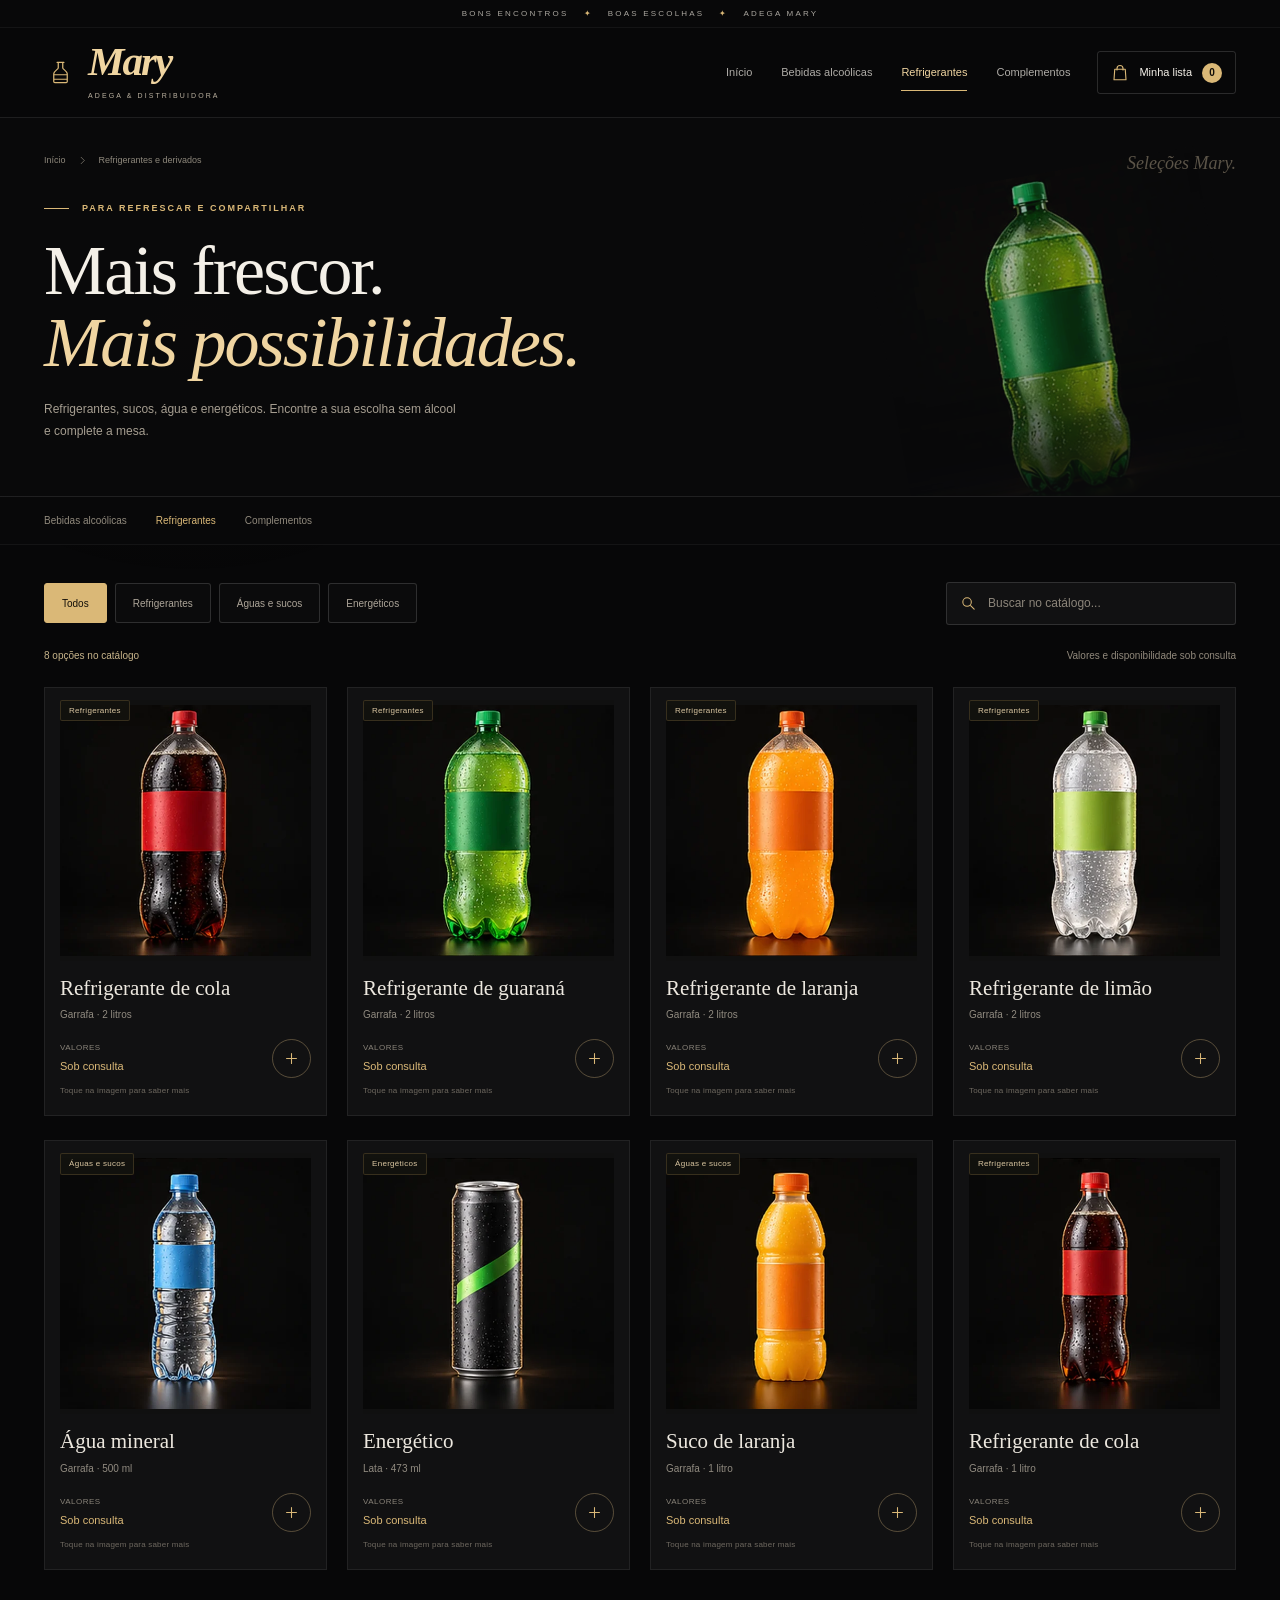
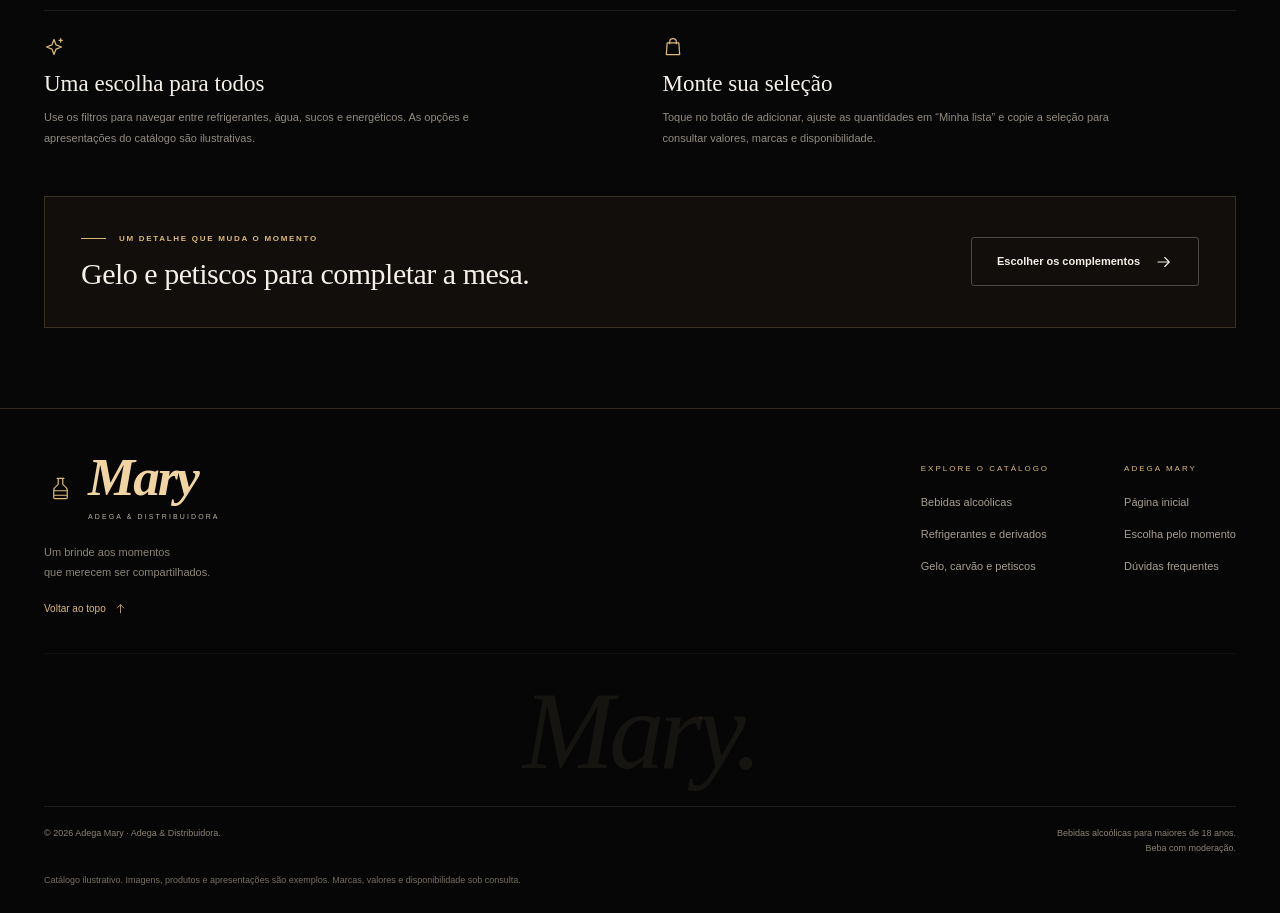
<file: docs/refrigerantes.html>
<!doctype html>
<html lang="pt-BR"><head><meta charset="UTF-8"><meta name="viewport" content="width=device-width,initial-scale=1,viewport-fit=cover"><meta name="theme-color" content="#070708"><title>Refrigerantes e derivados — Adega Mary</title><meta name="description" content="Refrigerantes, sucos, água e energéticos. Encontre a sua escolha sem álcool e complete a mesa. Valores e disponibilidade sob consulta."><meta property="og:title" content="Refrigerantes e derivados — Adega Mary"><meta property="og:description" content="Refrigerantes, sucos, água e energéticos. Encontre a sua escolha sem álcool e complete a mesa. Valores e disponibilidade sob consulta."><meta property="og:type" content="website"><meta property="og:locale" content="pt_BR"><meta property="og:url" content="https://carloszw45.github.io/adega-mary/refrigerantes.html"><meta property="og:image" content="https://carloszw45.github.io/adega-mary/assets/premium-hero.webp"><link rel="canonical" href="https://carloszw45.github.io/adega-mary/refrigerantes.html"><link rel="icon" href="assets/favicon.svg?v=2" type="image/svg+xml"><link rel="stylesheet" href="assets/premium.css?v=2"><script src="assets/catalog.js?v=2" defer></script><script type="application/ld+json">{"@context": "https://schema.org", "@type": "WebSite", "name": "Adega Mary", "url": "https://carloszw45.github.io/adega-mary", "inLanguage": "pt-BR"}</script></head>
<body data-design="premium" data-catalog="refrigerantes"><div id="inicio"></div><div class="gas-background" aria-hidden="true"><span class="gas-bubble" style="--x:9%;--size:9px;--speed:39s;--delay:-13s;--drift:-35px;--alpha:0.30"></span><span class="gas-bubble" style="--x:46%;--size:16px;--speed:46s;--delay:-24s;--drift:-22px;--alpha:0.37"></span><span class="gas-bubble" style="--x:83%;--size:23px;--speed:53s;--delay:-35s;--drift:-9px;--alpha:0.44"></span><span class="gas-bubble" style="--x:20%;--size:12px;--speed:60s;--delay:-46s;--drift:4px;--alpha:0.51"></span><span class="gas-bubble" style="--x:57%;--size:35px;--speed:42s;--delay:-15s;--drift:17px;--alpha:0.58"></span><span class="gas-bubble" style="--x:94%;--size:19px;--speed:49s;--delay:-19s;--drift:30px;--alpha:0.30"></span><span class="gas-bubble" style="--x:31%;--size:8px;--speed:56s;--delay:-23s;--drift:-27px;--alpha:0.37"></span><span class="gas-bubble" style="--x:68%;--size:28px;--speed:63s;--delay:-27s;--drift:-14px;--alpha:0.44"></span><span class="gas-bubble" style="--x:5%;--size:14px;--speed:45s;--delay:-11s;--drift:-1px;--alpha:0.51"></span><span class="gas-bubble" style="--x:42%;--size:42px;--speed:52s;--delay:-8s;--drift:12px;--alpha:0.58"></span><span class="gas-bubble" style="--x:79%;--size:10px;--speed:59s;--delay:-5s;--drift:25px;--alpha:0.30"></span><span class="gas-bubble" style="--x:16%;--size:21px;--speed:41s;--delay:-11s;--drift:-32px;--alpha:0.37"></span><span class="gas-bubble" style="--x:53%;--size:9px;--speed:48s;--delay:-1s;--drift:-19px;--alpha:0.44"></span><span class="gas-bubble" style="--x:90%;--size:16px;--speed:55s;--delay:-46s;--drift:-6px;--alpha:0.51"></span><span class="gas-bubble" style="--x:27%;--size:23px;--speed:62s;--delay:-43s;--drift:7px;--alpha:0.58"></span><span class="gas-bubble" style="--x:64%;--size:12px;--speed:44s;--delay:-2s;--drift:20px;--alpha:0.30"></span><span class="gas-bubble" style="--x:1%;--size:35px;--speed:51s;--delay:-36s;--drift:33px;--alpha:0.37"></span><span class="gas-bubble" style="--x:38%;--size:19px;--speed:58s;--delay:-26s;--drift:-24px;--alpha:0.44"></span><span class="gas-bubble" style="--x:75%;--size:8px;--speed:40s;--delay:-11s;--drift:-11px;--alpha:0.51"></span><span class="gas-bubble" style="--x:12%;--size:28px;--speed:47s;--delay:-34s;--drift:2px;--alpha:0.58"></span><span class="gas-bubble" style="--x:49%;--size:14px;--speed:54s;--delay:-17s;--drift:15px;--alpha:0.30"></span><span class="gas-bubble" style="--x:86%;--size:42px;--speed:61s;--delay:-61s;--drift:28px;--alpha:0.37"></span><span class="gas-bubble" style="--x:23%;--size:10px;--speed:43s;--delay:-40s;--drift:-29px;--alpha:0.44"></span><span class="gas-bubble" style="--x:60%;--size:21px;--speed:50s;--delay:-16s;--drift:-16px;--alpha:0.51"></span><span class="gas-bubble" style="--x:97%;--size:9px;--speed:57s;--delay:-49s;--drift:-3px;--alpha:0.58"></span><span class="gas-bubble" style="--x:34%;--size:16px;--speed:39s;--delay:-15s;--drift:10px;--alpha:0.30"></span><span class="gas-bubble" style="--x:71%;--size:23px;--speed:46s;--delay:-23s;--drift:23px;--alpha:0.37"></span><span class="gas-bubble" style="--x:8%;--size:12px;--speed:53s;--delay:-45s;--drift:-34px;--alpha:0.44"></span></div><a class="skip-link" href="#conteudo">Ir para o conteúdo</a>
<div class="announcement">Bons encontros <span>✦</span> Boas escolhas <span>✦</span> Adega Mary</div>
<header class="site-header"><div class="container header-inner"><a class="brand" href="index.html" aria-label="Adega Mary, página inicial"><span class="brand-mark"><svg class="icon" aria-hidden="true"><use href="assets/icons.svg#bottle"></use></svg></span><span><span class="brand-name">Mary</span><span class="brand-subtitle">Adega &amp; Distribuidora</span></span></a><nav class="desktop-nav" aria-label="Navegação principal"><a href="index.html">Início</a><a href="bebidas-alcoolicas.html">Bebidas alcoólicas</a><a href="refrigerantes.html" aria-current="page">Refrigerantes</a><a href="complementos.html">Complementos</a></nav><div class="header-actions"><button class="list-button" data-open-list type="button" aria-label="Abrir minha lista, 0 itens"><svg class="icon" aria-hidden="true"><use href="assets/icons.svg#bag"></use></svg><span>Minha lista</span><span class="list-count" data-list-count>0</span></button><button class="menu-button" type="button" data-menu-toggle aria-label="Abrir menu" aria-controls="mobile-menu" aria-expanded="false"><svg class="icon" aria-hidden="true"><use href="assets/icons.svg#menu"></use></svg></button></div></div><nav class="mobile-menu" id="mobile-menu" data-mobile-menu aria-label="Menu do celular" hidden><a href="index.html">Início</a><a href="bebidas-alcoolicas.html">Bebidas alcoólicas</a><a href="refrigerantes.html" aria-current="page">Refrigerantes</a><a href="complementos.html">Complementos</a></nav></header>
<nav class="mobile-bottom-nav" aria-label="Categorias no celular"><a href="index.html"><svg class="icon" aria-hidden="true"><use href="assets/icons.svg#home"></use></svg>Início</a><a href="bebidas-alcoolicas.html"><svg class="icon" aria-hidden="true"><use href="assets/icons.svg#wine"></use></svg>Alcoólicos</a><a href="refrigerantes.html" aria-current="page"><svg class="icon" aria-hidden="true"><use href="assets/icons.svg#sparkles"></use></svg>Refrigerantes</a><a href="complementos.html"><svg class="icon" aria-hidden="true"><use href="assets/icons.svg#ice"></use></svg>Extras</a></nav><main id="conteudo"><section class="catalog-hero soda" aria-labelledby="catalog-title"><div class="container"><div class="breadcrumbs"><a href="index.html">Início</a><svg class="icon" aria-hidden="true"><use href="assets/icons.svg#chevron"></use></svg><span>Refrigerantes e derivados</span></div><span class="catalog-hero-label" aria-hidden="true">Seleções Mary.</span><div class="catalog-hero-copy"><p class="eyebrow">Para refrescar e compartilhar</p><h1 id="catalog-title">Mais frescor.<br><em>Mais possibilidades.</em></h1><p class="catalog-hero-description">Refrigerantes, sucos, água e energéticos. Encontre a sua escolha sem álcool e complete a mesa.</p></div><img class="catalog-hero-photo" src="assets/premium-products/guarana.webp" alt="" width="480" height="480" decoding="async"></div></section><nav class="catalog-subnav" aria-label="Outros catálogos"><div class="container"><a href="bebidas-alcoolicas.html">Bebidas alcoólicas</a><a href="refrigerantes.html" aria-current="page">Refrigerantes</a><a href="complementos.html">Complementos</a></div></nav>
<section class="catalog-main" aria-label="Catálogo de Refrigerantes e derivados"><div class="container"><div class="catalog-controls"><div class="filter-chips" role="group" aria-label="Filtrar categorias"><button class="chip" type="button" data-filter="Todos" aria-pressed="true">Todos</button><button class="chip" type="button" data-filter="Refrigerantes" aria-pressed="false">Refrigerantes</button><button class="chip" type="button" data-filter="Águas e sucos" aria-pressed="false">Águas e sucos</button><button class="chip" type="button" data-filter="Energéticos" aria-pressed="false">Energéticos</button></div><label class="search-box"><svg class="icon" aria-hidden="true"><use href="assets/icons.svg#search"></use></svg><input type="search" data-search placeholder="Buscar no catálogo..." aria-label="Buscar produtos em Refrigerantes e derivados" autocomplete="off"></label></div><div class="catalog-results-meta"><span data-results-count role="status" aria-live="polite">8 opções no catálogo</span><span>Valores e disponibilidade sob consulta</span></div><div class="product-grid" data-product-grid><article class="product-card"><button class="product-photo" type="button" data-detail="cola" aria-label="Ver detalhes de Refrigerante de cola"><span class="product-tag">Refrigerantes</span><img src="assets/premium-products/cola.webp" alt="Imagem ilustrativa de Refrigerante de cola" loading="lazy" decoding="async" width="480" height="480"></button><div class="product-details"><h3 class="product-name"><button type="button" data-detail="cola">Refrigerante de cola</button></h3><p class="product-volume">Garrafa · 2 litros</p><div class="product-card-bottom"><span class="product-price"><small>Valores</small>Sob consulta</span><button class="add-product" type="button" data-add="cola" aria-label="Adicionar Refrigerante de cola à minha lista"><svg class="icon" aria-hidden="true"><use href="assets/icons.svg#plus"></use></svg></button></div><span class="product-quick-label">Toque na imagem para saber mais</span></div></article><article class="product-card"><button class="product-photo" type="button" data-detail="guarana" aria-label="Ver detalhes de Refrigerante de guaraná"><span class="product-tag">Refrigerantes</span><img src="assets/premium-products/guarana.webp" alt="Imagem ilustrativa de Refrigerante de guaraná" loading="lazy" decoding="async" width="480" height="480"></button><div class="product-details"><h3 class="product-name"><button type="button" data-detail="guarana">Refrigerante de guaraná</button></h3><p class="product-volume">Garrafa · 2 litros</p><div class="product-card-bottom"><span class="product-price"><small>Valores</small>Sob consulta</span><button class="add-product" type="button" data-add="guarana" aria-label="Adicionar Refrigerante de guaraná à minha lista"><svg class="icon" aria-hidden="true"><use href="assets/icons.svg#plus"></use></svg></button></div><span class="product-quick-label">Toque na imagem para saber mais</span></div></article><article class="product-card"><button class="product-photo" type="button" data-detail="laranja" aria-label="Ver detalhes de Refrigerante de laranja"><span class="product-tag">Refrigerantes</span><img src="assets/premium-products/laranja.webp" alt="Imagem ilustrativa de Refrigerante de laranja" loading="lazy" decoding="async" width="480" height="480"></button><div class="product-details"><h3 class="product-name"><button type="button" data-detail="laranja">Refrigerante de laranja</button></h3><p class="product-volume">Garrafa · 2 litros</p><div class="product-card-bottom"><span class="product-price"><small>Valores</small>Sob consulta</span><button class="add-product" type="button" data-add="laranja" aria-label="Adicionar Refrigerante de laranja à minha lista"><svg class="icon" aria-hidden="true"><use href="assets/icons.svg#plus"></use></svg></button></div><span class="product-quick-label">Toque na imagem para saber mais</span></div></article><article class="product-card"><button class="product-photo" type="button" data-detail="limao" aria-label="Ver detalhes de Refrigerante de limão"><span class="product-tag">Refrigerantes</span><img src="assets/premium-products/limao.webp" alt="Imagem ilustrativa de Refrigerante de limão" loading="lazy" decoding="async" width="480" height="480"></button><div class="product-details"><h3 class="product-name"><button type="button" data-detail="limao">Refrigerante de limão</button></h3><p class="product-volume">Garrafa · 2 litros</p><div class="product-card-bottom"><span class="product-price"><small>Valores</small>Sob consulta</span><button class="add-product" type="button" data-add="limao" aria-label="Adicionar Refrigerante de limão à minha lista"><svg class="icon" aria-hidden="true"><use href="assets/icons.svg#plus"></use></svg></button></div><span class="product-quick-label">Toque na imagem para saber mais</span></div></article><article class="product-card"><button class="product-photo" type="button" data-detail="agua" aria-label="Ver detalhes de Água mineral"><span class="product-tag">Águas e sucos</span><img src="assets/premium-products/agua.webp" alt="Imagem ilustrativa de Água mineral" loading="lazy" decoding="async" width="480" height="480"></button><div class="product-details"><h3 class="product-name"><button type="button" data-detail="agua">Água mineral</button></h3><p class="product-volume">Garrafa · 500 ml</p><div class="product-card-bottom"><span class="product-price"><small>Valores</small>Sob consulta</span><button class="add-product" type="button" data-add="agua" aria-label="Adicionar Água mineral à minha lista"><svg class="icon" aria-hidden="true"><use href="assets/icons.svg#plus"></use></svg></button></div><span class="product-quick-label">Toque na imagem para saber mais</span></div></article><article class="product-card"><button class="product-photo" type="button" data-detail="energetico" aria-label="Ver detalhes de Energético"><span class="product-tag">Energéticos</span><img src="assets/premium-products/energetico.webp" alt="Imagem ilustrativa de Energético" loading="lazy" decoding="async" width="480" height="480"></button><div class="product-details"><h3 class="product-name"><button type="button" data-detail="energetico">Energético</button></h3><p class="product-volume">Lata · 473 ml</p><div class="product-card-bottom"><span class="product-price"><small>Valores</small>Sob consulta</span><button class="add-product" type="button" data-add="energetico" aria-label="Adicionar Energético à minha lista"><svg class="icon" aria-hidden="true"><use href="assets/icons.svg#plus"></use></svg></button></div><span class="product-quick-label">Toque na imagem para saber mais</span></div></article><article class="product-card"><button class="product-photo" type="button" data-detail="suco" aria-label="Ver detalhes de Suco de laranja"><span class="product-tag">Águas e sucos</span><img src="assets/premium-products/suco.webp" alt="Imagem ilustrativa de Suco de laranja" loading="lazy" decoding="async" width="480" height="480"></button><div class="product-details"><h3 class="product-name"><button type="button" data-detail="suco">Suco de laranja</button></h3><p class="product-volume">Garrafa · 1 litro</p><div class="product-card-bottom"><span class="product-price"><small>Valores</small>Sob consulta</span><button class="add-product" type="button" data-add="suco" aria-label="Adicionar Suco de laranja à minha lista"><svg class="icon" aria-hidden="true"><use href="assets/icons.svg#plus"></use></svg></button></div><span class="product-quick-label">Toque na imagem para saber mais</span></div></article><article class="product-card"><button class="product-photo" type="button" data-detail="cola-menor" aria-label="Ver detalhes de Refrigerante de cola"><span class="product-tag">Refrigerantes</span><img src="assets/premium-products/cola-menor.webp" alt="Imagem ilustrativa de Refrigerante de cola" loading="lazy" decoding="async" width="480" height="480"></button><div class="product-details"><h3 class="product-name"><button type="button" data-detail="cola-menor">Refrigerante de cola</button></h3><p class="product-volume">Garrafa · 1 litro</p><div class="product-card-bottom"><span class="product-price"><small>Valores</small>Sob consulta</span><button class="add-product" type="button" data-add="cola-menor" aria-label="Adicionar Refrigerante de cola à minha lista"><svg class="icon" aria-hidden="true"><use href="assets/icons.svg#plus"></use></svg></button></div><span class="product-quick-label">Toque na imagem para saber mais</span></div></article></div><div class="empty-state" data-empty hidden><svg class="icon" aria-hidden="true"><use href="assets/icons.svg#search"></use></svg><h2>Não encontramos essa escolha.</h2><p>Tente outro nome ou explore uma categoria diferente.</p><button class="button button-outline" type="button" data-reset-filters>Limpar busca e filtros</button></div><div class="catalog-guide"><div><svg class="icon" aria-hidden="true"><use href="assets/icons.svg#sparkles"></use></svg><h3>Uma escolha para todos</h3><p>Use os filtros para navegar entre refrigerantes, água, sucos e energéticos. As opções e apresentações do catálogo são ilustrativas.</p></div><div><svg class="icon" aria-hidden="true"><use href="assets/icons.svg#bag"></use></svg><h3>Monte sua seleção</h3><p>Toque no botão de adicionar, ajuste as quantidades em “Minha lista” e copie a seleção para consultar valores, marcas e disponibilidade.</p></div></div><div class="catalog-crosslink"><div><p class="eyebrow">Um detalhe que muda o momento</p><h2>Gelo e petiscos para completar a mesa.</h2></div><a class="button button-outline" href="complementos.html">Escolher os complementos <svg class="icon" aria-hidden="true"><use href="assets/icons.svg#arrow"></use></svg></a></div></div></section></main><footer class="site-footer"><div class="container"><div class="footer-top"><div class="footer-brand"><a class="brand" href="index.html" aria-label="Adega Mary, página inicial"><span class="brand-mark"><svg class="icon" aria-hidden="true"><use href="assets/icons.svg#bottle"></use></svg></span><span><span class="brand-name">Mary</span><span class="brand-subtitle">Adega &amp; Distribuidora</span></span></a><p>Um brinde aos momentos<br>que merecem ser compartilhados.</p><a class="back-to-top" href="#inicio">Voltar ao topo <svg class="icon" aria-hidden="true"><use href="assets/icons.svg#arrow-down"></use></svg></a></div><div class="footer-links"><div><h3>Explore o catálogo</h3><a href="bebidas-alcoolicas.html">Bebidas alcoólicas</a><a href="refrigerantes.html">Refrigerantes e derivados</a><a href="complementos.html">Gelo, carvão e petiscos</a></div><div><h3>Adega Mary</h3><a href="index.html">Página inicial</a><a href="index.html#momentos">Escolha pelo momento</a><a href="index.html#duvidas">Dúvidas frequentes</a></div></div></div><span class="footer-brand-word" aria-hidden="true">Mary.</span><div class="footer-bottom"><p>© 2026 Adega Mary · Adega &amp; Distribuidora.</p><p class="responsible-note">Bebidas alcoólicas para maiores de 18 anos.<br>Beba com moderação.</p></div><p class="disclosure">Catálogo ilustrativo. Imagens, produtos e apresentações são exemplos. Marcas, valores e disponibilidade sob consulta.</p></div></footer><div class="overlay" data-overlay hidden></div><section class="dialog" data-quickview role="dialog" aria-modal="true" aria-labelledby="quickview-title" hidden><button class="dialog-close" type="button" data-close-dialog aria-label="Fechar detalhes"><svg class="icon" aria-hidden="true"><use href="assets/icons.svg#close"></use></svg></button><div data-quick-content><h2 id="quickview-title">Detalhes do produto</h2></div></section>
<section class="selection-drawer" data-drawer role="dialog" aria-modal="true" aria-labelledby="selection-title" hidden><div class="drawer-head"><h2 id="selection-title">Minha lista</h2><button class="drawer-close" type="button" data-close-dialog aria-label="Fechar minha lista"><svg class="icon" aria-hidden="true"><use href="assets/icons.svg#close"></use></svg></button></div><div class="selection-items" data-selection-items></div><div class="drawer-bottom"><div class="drawer-total"><span>Sua seleção</span><span data-selected-total>0 itens</span></div><p>Copie sua lista e consulte os valores e a disponibilidade com a loja.</p><button class="button" type="button" data-copy-list><svg class="icon" aria-hidden="true"><use href="assets/icons.svg#copy"></use></svg> Copiar minha lista</button><div data-copy-fallback hidden><p class="copy-help">Selecione o texto abaixo para copiar a sua lista.</p><textarea class="copy-fallback" readonly aria-label="Lista de produtos para copiar"></textarea></div></div></section><div class="toast" data-toast role="status" aria-live="polite" hidden></div></body></html>
</file>
<file: docs/assets/premium.css>
@charset "UTF-8";
:root{--black:#070708;--surface:#111112;--surface-2:#171718;--gold:#dab877;--gold-light:#f0d5a1;--text:#f4f0e8;--muted:#a3a09a;--line:#ffffff18;--serif:Georgia,'Times New Roman',serif;--sans:Arial,Helvetica,sans-serif;--max:1260px}
*{box-sizing:border-box}html{scroll-behavior:smooth;scroll-padding-top:110px}body{margin:0;background:var(--black);color:var(--text);font:15px/1.7 var(--sans);-webkit-font-smoothing:antialiased;isolation:isolate}body.modal-open{overflow:hidden}a{color:inherit;text-decoration:none}button,input,textarea{font:inherit}button{color:inherit;cursor:pointer}button:disabled{cursor:not-allowed}a,button,input{-webkit-tap-highlight-color:transparent;touch-action:manipulation}img{display:block;max-width:100%;height:auto}svg{display:block;flex-shrink:0}::selection{color:var(--black);background:var(--gold)}:focus-visible{outline:2px solid var(--gold);outline-offset:5px}.container{width:min(var(--max),calc(100% - 88px));margin-inline:auto}.icon{width:21px;height:21px;stroke:currentColor;fill:none;stroke-width:1.5;stroke-linecap:round;stroke-linejoin:round}.skip-link{position:fixed;z-index:120;top:-80px;left:15px;background:var(--gold);color:#080808;padding:12px 20px}.skip-link:focus{top:15px}.eyebrow{display:flex;align-items:center;gap:13px;font-size:10px;font-weight:700;letter-spacing:2.6px;text-transform:uppercase;color:var(--gold);margin:0 0 20px}.eyebrow:before{content:'';width:25px;height:1px;background:currentColor}.section-title{font:normal clamp(38px,4.5vw,58px)/1.11 var(--serif);letter-spacing:-1.8px;margin:0}.section-title em{font-weight:normal;color:var(--gold)}.section-top{display:flex;align-items:end;justify-content:space-between;gap:35px;margin-bottom:36px}.section-top>p{max-width:310px;margin:0;font-size:13px;color:var(--muted);line-height:1.8}.section-note{font-size:11px;color:var(--muted);margin:21px 0 0;display:flex;align-items:center;gap:9px}.section-note .icon{width:15px;height:15px}.button{display:inline-flex;align-items:center;justify-content:center;gap:15px;min-height:51px;padding:14px 25px;border:1px solid var(--gold);border-radius:3px;background:var(--gold);color:#171109;font-size:12px;font-weight:700;transition:background .25s,transform .25s,box-shadow .25s}.button:hover{background:var(--gold-light);box-shadow:0 6px 24px #b08b4426;transform:translateY(-2px)}.button .icon{width:18px;height:18px}.button-outline{background:transparent;border-color:#ffffff40;color:var(--text)}.button-outline:hover{background:#ffffff09;box-shadow:none;border-color:var(--gold)}.text-link{display:inline-flex;align-items:center;gap:12px;color:var(--gold);font-size:12px;font-weight:700;min-height:44px}.text-link .icon{width:18px;height:18px;transition:transform .25s}.text-link:hover .icon{transform:translateX(5px)}[hidden]{display:none!important}
.gas-background{position:fixed;inset:0;pointer-events:none;overflow:hidden;z-index:-1}.gas-background:before{content:'';position:absolute;left:-10%;top:10%;width:50%;height:55%;background:radial-gradient(ellipse,#ad814909,transparent 70%)}.gas-bubble{position:absolute;left:var(--x);bottom:-80px;width:var(--size);height:var(--size);border:1px solid #e6d9b347;border-radius:50%;background:radial-gradient(circle at 28% 24%,#f4efdf20,transparent 34%),radial-gradient(circle at 72% 82%,#d5b87b08,transparent 50%);box-shadow:inset 1px 1px 4px #fff2,0 0 9px #d8c99e05;opacity:0;animation:gas-rise var(--speed) linear infinite;animation-delay:var(--delay);will-change:transform}.gas-bubble:before{content:'';position:absolute;width:22%;height:12%;left:18%;top:15%;border-radius:100%;background:#ffffe254;transform:rotate(-35deg)}@keyframes gas-rise{0%{transform:translate3d(0,0,0);opacity:0}12%{opacity:var(--alpha)}80%{opacity:var(--alpha)}100%{transform:translate3d(var(--drift),calc(-100vh - 160px),0);opacity:0}}
.announcement{background:#080809;border-bottom:1px solid #ffffff0c;min-height:28px;display:flex;align-items:center;justify-content:center;color:#aaa69f;font-size:8px;letter-spacing:2.2px;text-transform:uppercase;padding:6px 15px}.announcement span{color:var(--gold);margin-inline:15px}.site-header{position:sticky;top:0;z-index:30;height:90px;background:#080809e8;backdrop-filter:blur(18px);border-bottom:1px solid var(--line)}.header-inner{height:100%;display:flex;justify-content:space-between;align-items:center;gap:27px}.brand{display:flex;align-items:center;gap:12px;flex-shrink:0}.brand-mark{width:32px;height:42px;color:var(--gold);display:grid;place-items:center}.brand-mark .icon{width:27px;height:35px;stroke-width:1.1}.brand-name{display:block;font:italic bold 41px/.9 var(--serif);letter-spacing:-2px;color:var(--gold-light)}.brand-subtitle{display:block;font-size:7px;letter-spacing:2.1px;text-transform:uppercase;margin-top:10px;color:#bbb1a0}.desktop-nav{display:flex;align-items:center;gap:29px;margin-left:auto}.desktop-nav a{font-size:11px;color:#afaca7;min-height:44px;display:flex;align-items:center;position:relative}.desktop-nav a:hover,.desktop-nav a[aria-current=page]{color:var(--gold-light)}.desktop-nav a[aria-current=page]:after{content:'';position:absolute;bottom:4px;left:0;right:0;height:1px;background:var(--gold)}.header-actions{display:flex;align-items:center;gap:10px}.list-button{display:flex;align-items:center;gap:10px;background:transparent;border:1px solid #ffffff24;border-radius:3px;min-height:43px;padding:9px 13px;font-size:11px}.list-button:hover{border-color:var(--gold)}.list-button>.icon{width:18px;height:18px;color:var(--gold)}.list-count{display:grid;place-items:center;height:20px;width:20px;border-radius:50%;background:var(--gold);color:#100d08;font-size:10px;font-weight:700}.menu-button{display:none;border:1px solid #ffffff20;min-height:40px;width:40px;background:none;border-radius:3px;place-items:center}.mobile-menu{position:absolute;left:0;right:0;top:100%;background:#101010;border-bottom:1px solid var(--gold);padding:12px 22px 23px;box-shadow:0 10px 25px #0007}.mobile-menu a{display:block;min-height:45px;padding:10px 0;font-size:13px}.mobile-menu a[aria-current=page]{color:var(--gold)}.mobile-bottom-nav{display:none}
.hero{position:relative;isolation:isolate;overflow:hidden;min-height:755px;background:#070708d9}.hero-image{position:absolute;inset:0 0 0 31%;z-index:-3}.hero-image img{width:100%;height:100%;object-fit:cover;object-position:70% 57%}.hero-shade{position:absolute;inset:0;z-index:-2;background:linear-gradient(90deg,#070708 0%,#070708f7 27%,#070708a9 47%,#0707080a 76%),linear-gradient(0deg,#070708,transparent 17%)}.hero:after{content:'';position:absolute;inset:0;z-index:-1;background:radial-gradient(ellipse at 42% 68%,#bb8d310b,transparent 60%);pointer-events:none}.hero-inner{position:relative;min-height:755px;display:flex;align-items:center;padding-block:65px 100px}.hero-copy{max-width:655px}.hero .eyebrow{font-size:9px;letter-spacing:3px;margin-bottom:27px}.hero h1{font:normal clamp(64px,6.5vw,91px)/1.02 var(--serif);letter-spacing:-3.4px;margin:0 0 26px}.hero h1 em{color:var(--gold-light);font-weight:normal}.hero-description{font-size:13px;line-height:1.85;max-width:342px;color:#b9b3a9;margin:0 0 28px}.hero-actions{display:flex;gap:12px;flex-wrap:wrap}.hero-notes{display:flex;align-items:center;gap:25px;margin-top:27px;color:#959187;font-size:10px}.hero-notes span{display:flex;align-items:center;gap:8px}.hero-notes .icon{width:16px;height:16px;color:var(--gold)}.hero-caption{position:absolute;right:0;bottom:85px;text-align:right;padding:16px 18px;border-right:1px solid #dcb67a88;background:linear-gradient(90deg,transparent,#0909099c)}.hero-caption span{display:block;font-size:8px;letter-spacing:2.3px;color:var(--gold);text-transform:uppercase;margin-bottom:7px}.hero-caption p{font:italic 21px/1.2 var(--serif);margin:0;color:#f1e5c9}.hero-bottom{position:absolute;left:0;right:0;bottom:23px;display:flex;justify-content:space-between;align-items:center;gap:20px;border-top:1px solid #ffffff1b;padding-top:17px;font-size:8px;letter-spacing:2px;text-transform:uppercase;color:#a0998d}.hero-bottom a{display:flex;align-items:center;gap:12px;color:var(--gold)}.hero-bottom .icon{width:16px;height:16px}.hero-index{position:absolute;top:43px;right:0;writing-mode:vertical-rl;letter-spacing:3px;font-size:8px;color:#d8d2c05c}.category-section{padding-block:87px 77px}.category-grid{display:grid;grid-template-columns:repeat(3,minmax(0,1fr));gap:22px}.category-card{position:relative;isolation:isolate;overflow:hidden;background:#111112;border:1px solid #ffffff17;min-height:395px;padding:27px 28px;display:flex;flex-direction:column;justify-content:end;transition:border-color .3s,transform .3s}.category-card:hover{border-color:#c7a26388;transform:translateY(-5px)}.category-card:after{content:'';position:absolute;inset:0;z-index:0;background:linear-gradient(0deg,#0c0c0cf9 0%,#0c0c0cdc 28%,transparent 70%);pointer-events:none}.category-number{position:absolute;top:25px;left:27px;font:italic 19px var(--serif);color:#c3a371;z-index:2}.category-mini{position:absolute;right:25px;top:27px;font-size:8px;text-transform:uppercase;letter-spacing:1.6px;color:#9c9282;z-index:2}.category-product{position:absolute;right:-5px;top:-15px;width:340px;height:340px;object-fit:contain;mix-blend-mode:lighten;z-index:-1;transition:transform .5s}.category-card:nth-child(1) .category-product{transform:rotate(10deg);right:-45px;top:-5px}.category-card:nth-child(2) .category-product{transform:rotate(-8deg);right:-15px}.category-card:nth-child(3) .category-product{right:-35px;top:10px;width:340px;height:310px;transform:rotate(4deg)}.category-card:hover .category-product{transform:rotate(0deg) scale(1.04)}.category-card h3{font:normal 34px/1.07 var(--serif);letter-spacing:-1px;margin:0 0 11px;position:relative;z-index:1}.category-card p{font-size:11px;line-height:1.7;margin:0 55px 0 0;color:#aaa299;max-width:210px;position:relative;z-index:1}.category-arrow{position:absolute;right:26px;bottom:29px;display:grid;place-items:center;width:37px;height:37px;border:1px solid #b8935680;color:var(--gold);border-radius:50%;z-index:2;transition:background .25s}.category-card:hover .category-arrow{background:var(--gold);color:#080808}
.featured-section{padding-block:12px 80px}.featured-controls{display:flex;align-items:center;justify-content:space-between;gap:22px;margin:5px 0 25px;padding-bottom:19px;border-bottom:1px solid var(--line)}.featured-tabs{display:flex;gap:28px;flex-wrap:wrap}.featured-tab{border:0;background:none;padding:7px 0;color:#95928d;font-size:11px;min-height:35px;position:relative}.featured-tab[aria-pressed=true]{color:var(--gold)}.featured-tab[aria-pressed=true]:after{content:'';position:absolute;left:0;right:0;bottom:-20px;height:1px;background:var(--gold)}.featured-controls>.text-link{font-size:10px;min-height:35px}.product-grid{display:grid;grid-template-columns:repeat(4,minmax(0,1fr));gap:20px}.product-card{min-width:0;position:relative;display:flex;flex-direction:column;background:#111112;border:1px solid #ffffff12;padding:12px 15px 18px;transition:border-color .25s,transform .25s}.product-card:hover{border-color:#d0ab6347;transform:translateY(-3px)}.product-photo{position:relative;aspect-ratio:1/1.04;width:100%;padding:0;border:0;background:#101010;overflow:hidden;display:block}.product-photo img{width:100%;height:100%;object-fit:contain;transition:transform .5s}.product-photo:hover img{transform:scale(1.06)}.product-tag{position:absolute;left:0;top:0;z-index:1;font-size:8px;letter-spacing:.3px;color:#dbc7a2;background:#151410cd;border:1px solid #a7874d40;padding:3px 8px;border-radius:2px;backdrop-filter:blur(8px)}.product-details{padding-top:14px;display:flex;flex:1;flex-direction:column}.product-name{font:normal 21px/1.25 var(--serif);letter-spacing:-.3px;margin:0 0 5px;color:#ede8df}.product-name button{font:inherit;color:inherit;border:0;background:transparent;padding:0;text-align:left}.product-name button:hover{color:var(--gold)}.product-volume{font-size:10px;color:#918b80;margin:0}.product-card-bottom{display:flex;align-items:center;justify-content:space-between;gap:12px;margin-top:auto;padding-top:16px}.product-price{font-size:11px;color:var(--gold);display:flex;flex-direction:column;gap:2px}.product-price small{font-size:8px;letter-spacing:.5px;color:#898379;font-weight:400;text-transform:uppercase}.add-product{height:39px;width:39px;display:grid;place-items:center;background:transparent;border:1px solid #bba0716b;border-radius:50%;transition:background .25s;color:var(--gold)}.add-product .icon{height:17px;width:17px}.add-product:hover,.add-product.added{background:var(--gold);border-color:var(--gold);color:#0b0905}.product-quick-label{display:block;margin-top:6px;font-size:8px;color:#6f6960;letter-spacing:.2px}
.ritual-section{padding-block:20px 90px}.ritual-grid{display:grid;grid-template-columns:1.08fr 1fr;align-items:center;gap:70px}.ritual-image{position:relative;min-height:420px;overflow:hidden;background:#111112;border:1px solid var(--line)}.ritual-image img{width:100%;height:420px;object-fit:cover;object-position:55% 60%;transform:scale(1.1)}.ritual-image:after{content:'';position:absolute;inset:0;background:linear-gradient(0deg,#0505058f,transparent 55%)}.ritual-image-caption{position:absolute;left:25px;bottom:25px;z-index:2;border-left:1px solid var(--gold);padding-left:13px;font:italic 22px/1.15 var(--serif);color:var(--gold-light)}.ritual-copy>.section-title{margin-bottom:21px}.ritual-copy>p:not(.eyebrow){font-size:13px;color:var(--muted);line-height:1.9;max-width:390px;margin:0 0 22px}.ritual-notes{display:grid;grid-template-columns:1fr 1fr;gap:25px;border-top:1px solid var(--line);padding-top:22px}.ritual-notes .icon{color:var(--gold);width:23px;height:23px;margin-bottom:9px}.ritual-notes h3{font-size:12px;margin:0 0 5px;font-weight:400;color:#e8dfcd}.ritual-notes p{font-size:10px;line-height:1.7;color:#8f8a81;margin:0;max-width:170px}.occasions-section{padding-block:0 85px}.occasion-grid{display:grid;grid-template-columns:repeat(4,minmax(0,1fr));gap:18px}.occasion-card{border-top:1px solid #d5ba793f;padding:23px 18px 20px 0;transition:border-color .3s}.occasion-card:hover{border-color:var(--gold)}.occasion-top{display:flex;align-items:center;justify-content:space-between;gap:20px;margin-bottom:22px}.occasion-top>.icon{color:var(--gold);width:26px;height:26px}.occasion-top span{font-size:8px;letter-spacing:1.5px;color:#7d776c}.occasion-card h3{font:normal 25px var(--serif);margin:0 0 11px;letter-spacing:-.4px}.occasion-card p{font-size:11px;color:#989187;line-height:1.8;margin:0 0 19px;max-width:240px;min-height:60px}.occasion-card .text-link{font-size:10px;gap:7px;min-height:28px}.occasion-card .text-link .icon{width:14px;height:14px}.list-section{padding-bottom:85px}.list-banner{position:relative;overflow:hidden;padding:46px 50px;border:1px solid #cba76a40;background:linear-gradient(110deg,#19150fcb,#0e0e0f);display:flex;align-items:center;justify-content:space-between;gap:30px}.list-banner:after{content:'';position:absolute;right:-90px;top:-110px;height:380px;width:380px;border:1px solid #f0d5a112;border-radius:50%;pointer-events:none}.list-banner h2{font:normal 36px/1.15 var(--serif);margin:0 0 13px;letter-spacing:-1px;max-width:420px}.list-banner p:not(.eyebrow){font-size:12px;color:#a99f8c;line-height:1.9;max-width:420px;margin:0}.list-banner .eyebrow{font-size:8px;letter-spacing:2px;margin-bottom:15px}.list-banner .button{white-space:nowrap;z-index:1}.list-steps{display:flex;gap:23px;flex-wrap:wrap;margin-top:20px;font-size:9px;color:#948a79}.list-steps span{display:flex;align-items:center;gap:7px}.list-steps b{display:grid;place-items:center;font-size:8px;width:18px;height:18px;border:1px solid #c8aa6a4d;border-radius:50%;font-weight:400;color:var(--gold)}.faq-section{padding-bottom:85px}.faq-grid{display:grid;grid-template-columns:.9fr 1.3fr;gap:70px}.faq-grid .section-title{max-width:350px;font-size:43px}.faq-list details{border-bottom:1px solid var(--line)}.faq-list details:first-child{border-top:1px solid var(--line)}.faq-list summary{list-style:none;display:flex;justify-content:space-between;align-items:center;gap:25px;cursor:pointer;min-height:65px;padding:17px 0;font-size:12px}.faq-list summary::-webkit-details-marker{display:none}.faq-list summary .icon{width:16px;height:16px;color:var(--gold);transition:transform .25s}.faq-list details[open] summary .icon{transform:rotate(45deg)}.faq-list details p{font-size:11px;color:#a9a197;line-height:1.85;margin:0;padding:0 25px 21px 0;max-width:520px}.faq-list details p a{color:var(--gold);text-decoration:underline;text-underline-offset:3px}
.catalog-hero{position:relative;isolation:isolate;overflow:hidden;padding:35px 0 53px;background:#0a0a0bd4;border-bottom:1px solid var(--line)}.catalog-hero .container{position:relative}.breadcrumbs{display:flex;align-items:center;gap:11px;font-size:9px;color:#8e887c;margin-bottom:33px}.breadcrumbs a:hover{color:var(--gold)}.breadcrumbs .icon{height:11px;width:11px}.catalog-hero-copy{position:relative;z-index:2;max-width:740px}.catalog-hero .eyebrow{font-size:9px;letter-spacing:2px;margin-bottom:18px}.catalog-hero h1{font:normal clamp(46px,5.5vw,70px)/1.04 var(--serif);letter-spacing:-2px;margin:0 0 18px}.catalog-hero h1 em{font-weight:normal;color:var(--gold-light)}.catalog-hero-description{color:#a69e91;font-size:12px;line-height:1.85;max-width:420px;margin:0}.catalog-hero-photo{position:absolute;right:10px;bottom:-70px;height:340px;width:340px;object-fit:contain;z-index:-1;mix-blend-mode:lighten;opacity:.7;transform:rotate(10deg);mask-image:linear-gradient(to bottom,#000 55%,transparent 98%)}.catalog-hero.soda .catalog-hero-photo{transform:rotate(-10deg)}.catalog-hero-label{position:absolute;right:0;top:0;color:#5b5448;font:italic 18px var(--serif)}.catalog-subnav{padding-block:15px;border-bottom:1px solid #ffffff0c;background:#09090bcc}.catalog-subnav .container{display:flex;align-items:center;gap:29px}.catalog-subnav a{font-size:10px;color:#918a7d}.catalog-subnav a[aria-current=page],.catalog-subnav a:hover{color:var(--gold)}.catalog-main{padding-block:37px 80px;min-height:500px}.catalog-controls{display:flex;align-items:center;justify-content:space-between;gap:25px;margin-bottom:22px}.filter-chips{display:flex;gap:8px;flex-wrap:wrap}.chip{min-height:40px;border:1px solid #ffffff25;background:#10101180;border-radius:3px;color:#aea69a;font-size:10px;white-space:nowrap;padding:9px 17px;transition:border-color .25s,background .25s}.chip:hover{border-color:var(--gold)}.chip[aria-pressed=true]{background:var(--gold);color:#120e08;border-color:var(--gold)}.search-box{position:relative;flex-basis:290px;min-width:240px}.search-box input{width:100%;min-height:43px;border:1px solid #ffffff21;background:#111112;color:var(--text);padding:10px 15px 10px 41px;font-size:12px;border-radius:3px}.search-box input::placeholder{color:#8c857a}.search-box .icon{position:absolute;left:14px;top:13px;width:17px;height:17px;color:var(--gold)}.catalog-results-meta{display:flex;justify-content:space-between;align-items:center;gap:20px;font-size:10px;color:#91897c;margin-bottom:23px}.catalog-results-meta>span:first-child{color:#c8b58b}.catalog-main .product-grid{row-gap:24px}.empty-state{padding:70px 25px;text-align:center;border:1px solid var(--line);background:#1010117f}.empty-state>.icon{width:34px;height:34px;margin:0 auto 17px;color:var(--gold)}.empty-state h2{font:normal 32px var(--serif);margin:0 0 10px}.empty-state p{font-size:12px;color:var(--muted);margin:0 0 25px}.catalog-crosslink{padding:35px 36px;border:1px solid #c2a5703a;background:#14110ce0;display:flex;justify-content:space-between;align-items:center;gap:30px;margin-top:48px}.catalog-crosslink h2{font:normal 30px/1.2 var(--serif);margin:0;letter-spacing:-.5px}.catalog-crosslink .eyebrow{font-size:8px;letter-spacing:1.7px;margin-bottom:10px}.catalog-crosslink .button{white-space:nowrap;font-size:11px;min-height:46px}.catalog-guide{margin-top:40px;border-top:1px solid var(--line);padding-top:26px;display:grid;grid-template-columns:1fr 1fr;gap:45px}.catalog-guide h3{font:normal 23px var(--serif);margin:0 0 10px}.catalog-guide p{font-size:11px;color:#928b7f;margin:0;max-width:470px;line-height:1.85}.catalog-guide .icon{width:20px;height:20px;color:var(--gold);margin-bottom:14px}
.site-footer{border-top:1px solid #dab87736;background:#070708dc;padding:45px 0 24px}.footer-top{display:flex;justify-content:space-between;align-items:start;gap:60px;padding-bottom:34px}.footer-brand .brand-name{font-size:53px}.footer-brand .brand{margin-bottom:20px}.footer-brand p{font-size:11px;color:#8d8678;line-height:1.8;margin:0;max-width:220px}.footer-links{display:flex;gap:75px;padding-top:8px}.footer-links h3{font-size:8px;letter-spacing:2px;text-transform:uppercase;color:var(--gold);margin:0 0 18px;font-weight:400}.footer-links a{display:block;font-size:11px;color:#a69e91;margin-bottom:8px;min-height:24px}.footer-links a:hover{color:var(--gold)}.footer-brand-word{display:block;border-top:1px solid #ffffff0a;padding-top:25px;font:italic 110px/.95 var(--serif);letter-spacing:-5px;color:#f0d5a112;text-align:center;user-select:none;margin-bottom:22px}.footer-bottom{border-top:1px solid var(--line);padding-top:19px;display:flex;justify-content:space-between;gap:25px;font-size:9px;color:#8b8274}.footer-bottom p{margin:0}.responsible-note{text-align:right;max-width:340px}.disclosure{font-size:9px;color:#776f63;line-height:1.8;max-width:700px;margin:16px 0 0}.back-to-top{display:inline-flex;align-items:center;gap:8px;font-size:10px;color:var(--gold);margin-top:17px}.back-to-top .icon{height:13px;width:13px;transform:rotate(180deg)}
.overlay{position:fixed;inset:0;background:#000b;backdrop-filter:blur(7px);z-index:60}.dialog{position:fixed;left:50%;top:50%;transform:translate(-50%,-50%);z-index:70;width:min(800px,calc(100% - 40px));max-height:calc(100dvh - 50px);overflow:auto;background:#131314;border:1px solid #dab87740;box-shadow:0 30px 100px #0008}.dialog-close{position:absolute;top:15px;right:15px;z-index:2;display:grid;place-items:center;height:36px;width:36px;border:1px solid #ffffff30;background:#171719;border-radius:50%;color:var(--gold)}.dialog-close .icon{height:18px;width:18px}.quickview{display:grid;grid-template-columns:1fr 1fr;align-items:center;gap:30px;padding:37px}.quickview-image{width:100%;aspect-ratio:1;object-fit:contain;background:#101010}.quickview .eyebrow{font-size:8px;letter-spacing:1.5px;margin-bottom:15px}.quickview h2{font:normal 40px/1.12 var(--serif);margin:0 0 10px;letter-spacing:-1px;color:var(--gold-light)}.quickview-volume{font-size:11px;color:#958d7f;margin:0 0 18px}.quickview-description{font-size:12px;line-height:1.85;color:#b0a697;margin:0 0 18px}.quickview-pairing{font-size:10px;line-height:1.7;color:#a79571;border-top:1px solid var(--line);padding-top:13px;margin:0 0 19px}.quickview-pairing b{display:block;color:var(--gold);font-weight:400;font-size:8px;text-transform:uppercase;letter-spacing:1.3px;margin-bottom:4px}.quickview-price{font-size:18px;color:var(--gold);margin:0 0 16px}.quickview .button{width:100%;font-size:11px}.quickview-note{font-size:9px;line-height:1.7;color:#7d7569;margin:13px 0 0}.selection-drawer{position:fixed;right:0;top:0;bottom:0;width:min(440px,100%);z-index:70;background:#111112;border-left:1px solid #dab8773f;box-shadow:-20px 0 80px #0007;display:flex;flex-direction:column}.drawer-head{display:flex;align-items:center;justify-content:space-between;gap:20px;padding:25px;border-bottom:1px solid var(--line)}.drawer-head h2{font:normal 31px var(--serif);color:var(--gold-light);margin:0}.drawer-close{display:grid;place-items:center;width:37px;height:37px;border:1px solid #ffffff21;border-radius:50%;background:none;color:var(--gold)}.selection-items{padding:10px 25px 25px;overflow-y:auto;overscroll-behavior:contain;flex:1}.selection-item{display:grid;grid-template-columns:75px 1fr;gap:17px;border-bottom:1px solid var(--line);padding:18px 0}.selection-item img{width:75px;height:95px;object-fit:contain;background:#101010}.selection-item h3{font-size:13px;line-height:1.4;font-weight:400;margin:4px 0}.selection-item p{font-size:10px;color:#8d8475;margin:0 0 12px}.quantity-row{display:flex;justify-content:space-between;align-items:center;gap:15px}.quantity-controls{display:flex;align-items:center;gap:14px;font-size:12px;color:var(--gold)}.quantity-controls button{height:31px;width:31px;display:grid;place-items:center;border:1px solid #b6a17945;background:none;border-radius:50%;color:var(--gold)}.quantity-controls .icon{height:13px;width:13px}.remove-item{display:grid;place-items:center;background:none;border:0;padding:8px;color:#9f9585}.remove-item .icon{height:15px;width:15px}.drawer-bottom{padding:22px 25px max(25px,env(safe-area-inset-bottom));border-top:1px solid var(--line);background:#15130f}.drawer-total{display:flex;justify-content:space-between;gap:15px;font-size:11px;margin-bottom:12px;color:var(--gold)}.drawer-bottom p{font-size:10px;line-height:1.8;color:#9b9080;margin:0 0 17px}.drawer-bottom .button{width:100%;font-size:12px}.drawer-empty{padding:65px 20px;text-align:center}.drawer-empty>.icon{height:43px;width:43px;margin:0 auto 23px;color:var(--gold)}.drawer-empty h3{font:normal 30px/1.15 var(--serif);color:var(--gold-light);margin:0 0 15px}.drawer-empty p{font-size:12px;color:var(--muted);margin:0}.copy-fallback{display:block;width:100%;min-height:150px;padding:12px;background:#080809;border:1px solid #bd9e6561;color:var(--text);font:11px/1.7 var(--sans);resize:vertical}.drawer-bottom .copy-help{margin-top:12px}.toast{position:fixed;bottom:25px;left:50%;transform:translateX(-50%);z-index:90;max-width:calc(100% - 32px);background:#242017;border:1px solid #d9b77b77;color:var(--gold-light);padding:13px 23px;font-size:12px;text-align:center;box-shadow:0 10px 45px #0008}
@media(min-width:1500px){.hero-inner,.hero{min-height:825px}.hero h1{font-size:100px}.hero-copy{max-width:700px}.hero-image{left:36%}.hero-caption{right:-2px}}
@media(max-width:1100px){.container{width:calc(100% - 56px)}.desktop-nav{gap:20px}.hero,.hero-inner{min-height:710px}.hero h1{font-size:76px}.hero-copy{max-width:550px}.hero-image{left:28%}.hero-caption{right:0}.category-grid{gap:17px}.category-card{padding:24px;min-height:360px}.category-card h3{font-size:31px}.category-number{left:24px}.category-product{width:290px;height:290px}.category-card:nth-child(3) .category-product{width:290px;height:280px;right:-35px}.product-grid{gap:15px}.product-card{padding:11px 13px 16px}.product-name{font-size:20px}.ritual-grid{gap:45px}.occasion-grid{gap:15px}.occasion-card h3{font-size:23px}.list-banner{padding:40px}.faq-grid{gap:45px}.catalog-hero-photo{right:0;width:290px;height:290px}.catalog-hero-copy{max-width:650px}}
@media(max-width:850px){.desktop-nav{gap:14px}.desktop-nav a{font-size:10px}.list-button>span:not(.list-count){display:none}.brand-name{font-size:36px}.brand-subtitle{font-size:6px}.hero h1{font-size:66px}.hero-copy{max-width:490px}.hero-shade{background:linear-gradient(90deg,#070708,#070708f0 28%,#07070880 65%,#07070820),linear-gradient(0deg,#070708,transparent 20%)}.hero-notes{gap:15px;font-size:9px}.hero-caption{bottom:80px}.category-card{min-height:325px;padding:24px 20px}.category-number{left:20px;top:20px}.category-mini{right:20px;top:23px;font-size:7px}.category-card h3{font-size:27px}.category-card p{font-size:10px;max-width:165px;margin-right:20px}.category-arrow{bottom:23px;right:20px;width:30px;height:30px}.category-arrow .icon{width:16px;height:16px}.category-product{width:270px;height:270px}.category-card:nth-child(1) .category-product{right:-65px}.category-card:nth-child(3) .category-product{width:265px;height:240px;right:-65px}.product-grid{grid-template-columns:repeat(3,minmax(0,1fr))}.featured-section .product-grid{grid-template-columns:repeat(4,minmax(0,1fr));gap:12px}.featured-section .product-name{font-size:18px}.product-card{padding:9px 10px 13px}.product-price{font-size:10px}.add-product{height:33px;width:33px}.ritual-grid{gap:33px}.ritual-image,.ritual-image img{min-height:365px;height:365px}.ritual-copy .section-title{font-size:41px}.occasion-grid{grid-template-columns:repeat(2,minmax(0,1fr));gap:20px 35px}.occasion-card p{min-height:auto;max-width:280px}.list-banner h2{font-size:32px}.list-steps{gap:15px}.faq-grid{grid-template-columns:1fr 1.4fr;gap:35px}.faq-grid .section-title{font-size:37px}.catalog-controls{align-items:start}.search-box{min-width:220px;flex-basis:245px}.chip{padding:8px 13px}.catalog-hero h1{font-size:60px}.catalog-hero-copy{max-width:540px}.catalog-hero-photo{opacity:.45;right:-40px}.footer-links{gap:40px}.catalog-guide{gap:30px}}
@media(max-width:600px){html{scroll-padding-top:90px}body{padding-bottom:calc(65px + env(safe-area-inset-bottom));font-size:14px}.container{width:calc(100% - 36px)}.announcement{min-height:26px;font-size:7px;letter-spacing:1.2px}.announcement span{margin-inline:8px}.site-header{height:76px}.header-inner{gap:12px}.brand-mark{width:24px;height:31px}.brand-mark .icon{width:22px;height:28px}.brand{gap:9px}.brand-name{font-size:34px}.brand-subtitle{font-size:5.5px;letter-spacing:1.5px;margin-top:8px}.desktop-nav{display:none}.header-actions{gap:8px}.list-button{min-height:39px;gap:7px;padding:7px 9px}.list-button>.icon{height:17px;width:17px}.list-count{width:18px;height:18px;font-size:8px}.menu-button{display:grid;min-height:39px;width:37px}.mobile-bottom-nav{display:flex;position:fixed;bottom:0;left:0;right:0;z-index:40;height:calc(65px + env(safe-area-inset-bottom));padding:8px 10px calc(8px + env(safe-area-inset-bottom));background:#0c0c0eec;backdrop-filter:blur(20px);border-top:1px solid #dab8773f;align-items:center;justify-content:space-around}.mobile-bottom-nav a{display:flex;flex:1;min-height:45px;flex-direction:column;align-items:center;justify-content:center;gap:4px;color:#938a7b;font-size:8px}.mobile-bottom-nav .icon{height:19px;width:19px}.mobile-bottom-nav a[aria-current=page]{color:var(--gold-light)}.mobile-bottom-nav a[aria-current=page] .icon{color:var(--gold)}.gas-bubble:nth-child(n+17){display:none}.gas-bubble{max-height:37px;max-width:37px}.hero,.hero-inner{min-height:830px}.hero-inner{align-items:flex-start;padding-block:44px 75px}.hero-copy{max-width:100%;width:100%}.hero .eyebrow{font-size:8px;letter-spacing:2px;margin-bottom:21px}.hero h1{font-size:clamp(49px,12.2vw,73px);line-height:1.02;letter-spacing:-2.3px;margin-bottom:22px}.hero-description{font-size:12px;line-height:1.8;max-width:290px;margin-bottom:24px}.hero-actions{gap:9px}.hero-actions .button{font-size:10px;min-height:46px;padding:12px 16px;gap:10px}.hero-actions .button .icon{height:15px;width:15px}.hero-notes{font-size:8px;gap:16px;margin-top:21px}.hero-notes .icon{height:13px;width:13px}.hero-image{inset:auto -5% 0 -12%;height:400px}.hero-image img{object-position:72% 66%;object-fit:cover}.hero-shade{background:linear-gradient(180deg,#070708 0%,#070708 40%,#070708de 49%,#07070808 66%,#07070808 85%,#070708 100%)}.hero-caption{right:0;bottom:64px;padding:11px 12px}.hero-caption span{font-size:7px;letter-spacing:1.4px}.hero-caption p{font-size:16px}.hero-bottom{bottom:21px;font-size:7px;letter-spacing:1.2px;padding-top:13px;gap:12px}.hero-bottom>span{max-width:185px}.hero-bottom .icon{height:13px;width:13px}.hero-index{display:none}.eyebrow{font-size:8px;letter-spacing:2px;gap:11px;margin-bottom:16px}.eyebrow:before{width:20px}.section-title{font-size:37px;line-height:1.1;letter-spacing:-1.3px}.section-top{flex-direction:column;align-items:start;gap:17px;margin-bottom:26px}.section-top>p{font-size:11px;max-width:300px;line-height:1.9}.category-section{padding-block:46px 45px}.category-grid{grid-template-columns:1fr 1fr;gap:13px}.category-card{min-height:293px;padding:23px 16px 21px}.category-number{font-size:15px;top:19px;left:16px}.category-mini{right:16px;top:21px;font-size:6px;letter-spacing:.7px}.category-card h3{font-size:25px;line-height:1.07;margin-bottom:9px}.category-card p{font-size:9px;max-width:126px;margin-right:0;line-height:1.8}.category-arrow{height:27px;width:27px;right:14px;bottom:17px}.category-card:nth-child(1) .category-arrow,.category-card:nth-child(2) .category-arrow{right:14px;bottom:98px;border-color:#d5ba7955;background:#101010b8}.category-product{width:205px;height:205px;top:11px;right:-46px}.category-card:nth-child(1) .category-product{width:215px;height:215px;right:-39px;top:14px}.category-card:nth-child(2) .category-product{right:-40px;top:11px}.category-card:nth-child(3){grid-column:1/-1;min-height:220px}.category-card:nth-child(3) h3{font-size:29px;max-width:190px}.category-card:nth-child(3) p{font-size:10px;max-width:190px;margin-right:20px}.category-card:nth-child(3) .category-product{width:270px;height:240px;right:-35px;top:-15px;opacity:.68}.category-card:nth-child(3) .category-arrow{height:34px;width:34px;right:21px;bottom:25px}.section-note{font-size:9px;line-height:1.8;margin-top:16px;align-items:start}.section-note .icon{height:13px;width:13px;margin-top:3px}.featured-section{padding-block:10px 49px}.featured-section .section-top{gap:15px}.featured-controls{margin:0 0 22px;gap:14px;padding-bottom:14px;flex-direction:column;align-items:stretch}.featured-tabs{gap:25px;flex-wrap:nowrap;overflow-x:auto;scrollbar-width:none;white-space:nowrap;padding:3px 1px 9px;margin-inline:-1px}.featured-tabs::-webkit-scrollbar{display:none}.featured-tab{font-size:10px;flex-shrink:0;min-height:35px}.featured-tab[aria-pressed=true]:after{bottom:0}.featured-controls>.text-link{display:none}.product-grid,.featured-section .product-grid{grid-template-columns:repeat(2,minmax(0,1fr));gap:14px}.product-card{padding:9px 10px 13px}.product-photo{aspect-ratio:1/1.13}.product-tag{font-size:7px;left:0;top:0;padding:3px 6px}.product-details{padding-top:12px}.product-name,.featured-section .product-name{font-size:18px;line-height:1.25;letter-spacing:-.3px}.product-volume{font-size:9px}.product-card-bottom{padding-top:14px;gap:8px}.product-price{font-size:10px}.product-price small{font-size:6px;letter-spacing:.5px}.add-product{height:35px;width:35px}.add-product .icon{height:16px;width:16px}.product-quick-label{font-size:7px;line-height:1.6;margin-top:4px}.ritual-section{padding-block:12px 50px}.ritual-grid{grid-template-columns:1fr;gap:30px}.ritual-image,.ritual-image img{height:300px;min-height:300px}.ritual-image-caption{font-size:20px;left:20px;bottom:22px}.ritual-copy .section-title{font-size:36px;margin-bottom:17px}.ritual-copy>p:not(.eyebrow){font-size:12px;max-width:315px;line-height:1.85;margin-bottom:21px}.ritual-notes{gap:22px;padding-top:20px}.ritual-notes .icon{height:21px;width:21px;margin-bottom:10px}.ritual-notes h3{font-size:11px}.ritual-notes p{font-size:10px;max-width:160px}.occasions-section{padding-block:0 44px}.occasion-grid{gap:17px 23px}.occasion-card{padding:21px 0 15px}.occasion-top{margin-bottom:19px}.occasion-top>.icon{height:22px;width:22px}.occasion-top span{font-size:7px;letter-spacing:.9px}.occasion-card h3{font-size:23px;margin-bottom:10px}.occasion-card p{font-size:10px;line-height:1.85;margin-bottom:13px;min-height:57px}.occasion-card .text-link{font-size:9px}.list-section{padding-bottom:47px}.list-banner{padding:30px 25px;flex-direction:column;align-items:start;gap:26px}.list-banner h2{font-size:32px;max-width:290px;margin-bottom:15px}.list-banner p:not(.eyebrow){font-size:11px;max-width:275px;line-height:1.85}.list-banner .eyebrow{font-size:7px;letter-spacing:1.4px}.list-banner .button{min-height:44px;font-size:10px;padding:11px 18px}.list-steps{gap:13px;font-size:8px;margin-top:20px}.list-steps b{height:16px;width:16px;font-size:7px}.faq-section{padding-bottom:48px}.faq-grid{grid-template-columns:1fr;gap:26px}.faq-grid .section-title{font-size:35px;max-width:285px}.faq-list summary{font-size:11px;min-height:61px;padding-block:18px}.faq-list details p{font-size:10px;padding-right:16px;line-height:1.9}.catalog-hero{padding-block:26px 33px}.breadcrumbs{font-size:8px;gap:9px;margin-bottom:29px}.catalog-hero .eyebrow{font-size:8px;letter-spacing:1.7px;margin-bottom:17px}.catalog-hero h1{font-size:43px;line-height:1.08;letter-spacing:-1.8px;max-width:310px;margin-bottom:16px}.catalog-hero-description{font-size:11px;max-width:265px;line-height:1.85}.catalog-hero-photo{width:195px;height:250px;right:-72px;bottom:-48px;opacity:.3}.catalog-hero-label{font-size:13px;color:#625643}.catalog-subnav{padding-block:12px}.catalog-subnav .container{gap:25px;overflow-x:auto;scrollbar-width:none}.catalog-subnav a{font-size:9px;white-space:nowrap}.catalog-main{padding-block:25px 48px}.catalog-controls{flex-direction:column-reverse;align-items:stretch;gap:16px;margin-bottom:18px}.search-box{width:100%;flex-basis:auto;min-width:0}.search-box input{font-size:16px;min-height:44px}.search-box input::placeholder{font-size:12px}.filter-chips{flex-wrap:nowrap;overflow-x:auto;scrollbar-width:none;padding:2px 1px 4px;margin-inline:-1px;gap:7px}.filter-chips::-webkit-scrollbar{display:none}.chip{font-size:10px;min-height:38px;padding:9px 14px}.catalog-results-meta{font-size:9px;align-items:start;gap:25px;margin-bottom:20px}.catalog-results-meta>span:last-child{max-width:140px;text-align:right}.catalog-main .product-grid{gap:14px}.catalog-crosslink{margin-top:30px;flex-direction:column;align-items:start;gap:23px;padding:27px 24px}.catalog-crosslink h2{font-size:28px;max-width:285px}.catalog-crosslink .eyebrow{font-size:7px;letter-spacing:1.3px}.catalog-crosslink .button{font-size:10px;min-height:43px}.catalog-guide{grid-template-columns:1fr;gap:26px;margin-top:32px;padding-top:26px}.catalog-guide h3{font-size:23px}.catalog-guide p{font-size:10px;line-height:1.9}.catalog-guide .icon{height:20px;width:20px;margin-bottom:11px}.site-footer{padding-block:35px 22px}.footer-top{flex-wrap:wrap;gap:32px;padding-bottom:29px}.footer-brand{width:100%}.footer-brand .brand-name{font-size:43px}.footer-brand .brand{margin-bottom:17px}.footer-brand p{font-size:10px;max-width:250px}.footer-links{gap:70px;padding-top:0}.footer-links h3{font-size:7px;letter-spacing:1.5px;margin-bottom:14px}.footer-links a{font-size:10px;min-height:24px}.footer-brand-word{font-size:87px;padding-top:24px;margin-bottom:20px;letter-spacing:-4px}.footer-bottom{flex-direction:column;gap:12px;font-size:8px;padding-top:19px}.responsible-note{text-align:left;max-width:300px}.disclosure{font-size:8px;line-height:1.95;margin-top:14px}.back-to-top{font-size:9px;margin-top:18px}.dialog{width:calc(100% - 26px);max-height:calc(100dvh - 35px)}.quickview{grid-template-columns:1fr;gap:13px;padding:25px}.quickview-image{height:220px;aspect-ratio:auto}.quickview h2{font-size:33px}.quickview .eyebrow{margin-top:5px;margin-bottom:12px}.quickview-volume{font-size:10px;margin-bottom:17px}.quickview-description{font-size:11px;line-height:1.8;margin-bottom:17px}.quickview-pairing{font-size:10px;margin-bottom:17px}.quickview-price{font-size:16px}.quickview .button{min-height:47px;font-size:10px}.quickview-note{font-size:8px}.dialog-close{height:34px;width:34px;top:12px;right:12px}.selection-drawer{width:min(410px,100%)}.drawer-head{padding:22px}.drawer-head h2{font-size:29px}.selection-items{padding-inline:22px}.drawer-bottom{padding:20px 22px max(25px,env(safe-area-inset-bottom))}.toast{bottom:calc(82px + env(safe-area-inset-bottom));width:max-content;max-width:calc(100% - 32px);padding:12px 17px;font-size:11px}}
@media(max-width:360px){.container{width:calc(100% - 28px)}.hero,.hero-inner{min-height:813px}.hero h1{font-size:44px;letter-spacing:-1.8px}.hero-description{font-size:11px;max-width:270px}.hero-actions .button{font-size:9px;padding:11px 13px}.hero-notes{font-size:7px;gap:12px}.hero-caption p{font-size:14px}.section-title{font-size:33px}.category-card{min-height:279px;padding-inline:13px}.category-card h3{font-size:23px}.category-card p{font-size:8px}.category-number{left:13px}.category-mini{right:13px;font-size:5px}.category-card:nth-child(1) .category-product{width:195px;height:195px;right:-47px}.category-card:nth-child(2) .category-product{right:-45px}.category-card:nth-child(3) .category-product{right:-68px}.product-grid,.featured-section .product-grid{gap:11px}.product-card{padding:8px 9px 12px}.product-name,.featured-section .product-name{font-size:16px}.product-price{font-size:9px}.add-product{height:32px;width:32px}.product-volume{font-size:8px}.featured-tabs{gap:21px}.featured-tab{font-size:9px}.occasion-card h3{font-size:21px}.occasion-card p{font-size:9px}.catalog-hero h1{font-size:40px}.brand-subtitle{font-size:5px;letter-spacing:1.3px}.header-actions{gap:6px}}
@media(prefers-reduced-motion:reduce){html{scroll-behavior:auto}*,*:before,*:after{animation:none!important;transition:none!important}.gas-bubble{display:none}.category-product,.product-photo img{transform:none!important}}

.hero-gas{position:absolute;z-index:-1}.hero-gas:before{display:none}

@media(max-width:600px){.add-product{min-width:44px;width:44px;height:44px}.chip{min-height:42px}}
</file>
